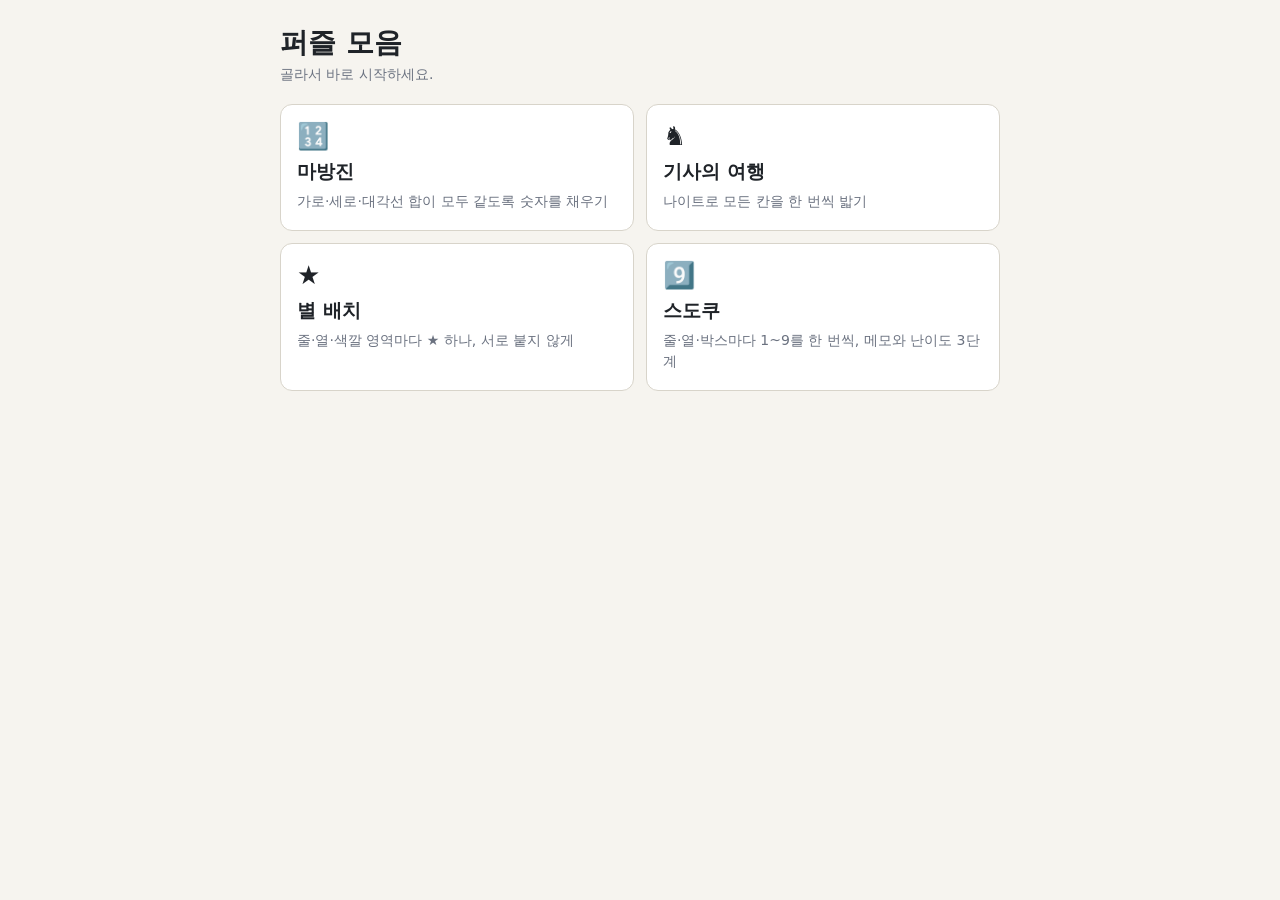
<file: index.html>
<!doctype html>
<html lang="ko">
<head>
<meta charset="utf-8">
<meta name="viewport" content="width=device-width, initial-scale=1">
<title>퍼즐 모음</title>
<link rel="stylesheet" href="common.css">
<style>
  .cards { display: grid; gap: 12px; }
  @media (min-width: 640px) { .cards { grid-template-columns: repeat(2, 1fr); } }
  .card {
    display: block; padding: 18px 16px; border-radius: 12px; text-decoration: none;
    background: var(--panel); color: var(--ink); border: 1px solid var(--line);
  }
  .card:hover { border-color: var(--accent); }
  .card .icon { font-size: 26px; line-height: 1; }
  .card h2 { margin: 10px 0 6px; font-size: 19px; }
  .card p { margin: 0; font-size: 14px; color: var(--muted); line-height: 1.5; }
</style>
</head>
<body>
<main>
  <h1>퍼즐 모음</h1>
  <p class="sub">골라서 바로 시작하세요.</p>
  <div class="cards">
    <a class="card" href="magic-square/">
      <div class="icon">🔢</div>
      <h2>마방진</h2>
      <p>가로·세로·대각선 합이 모두 같도록 숫자를 채우기</p>
    </a>
    <a class="card" href="knights-tour/">
      <div class="icon">♞</div>
      <h2>기사의 여행</h2>
      <p>나이트로 모든 칸을 한 번씩 밟기</p>
    </a>
    <a class="card" href="star-battle/">
      <div class="icon">★</div>
      <h2>별 배치</h2>
      <p>줄·열·색깔 영역마다 ★ 하나, 서로 붙지 않게</p>
    </a>
    <a class="card" href="sudoku/">
      <div class="icon">9️⃣</div>
      <h2>스도쿠</h2>
      <p>줄·열·박스마다 1~9를 한 번씩, 메모와 난이도 3단계</p>
    </a>
  </div>
</main>
</body>
</html>
</file>
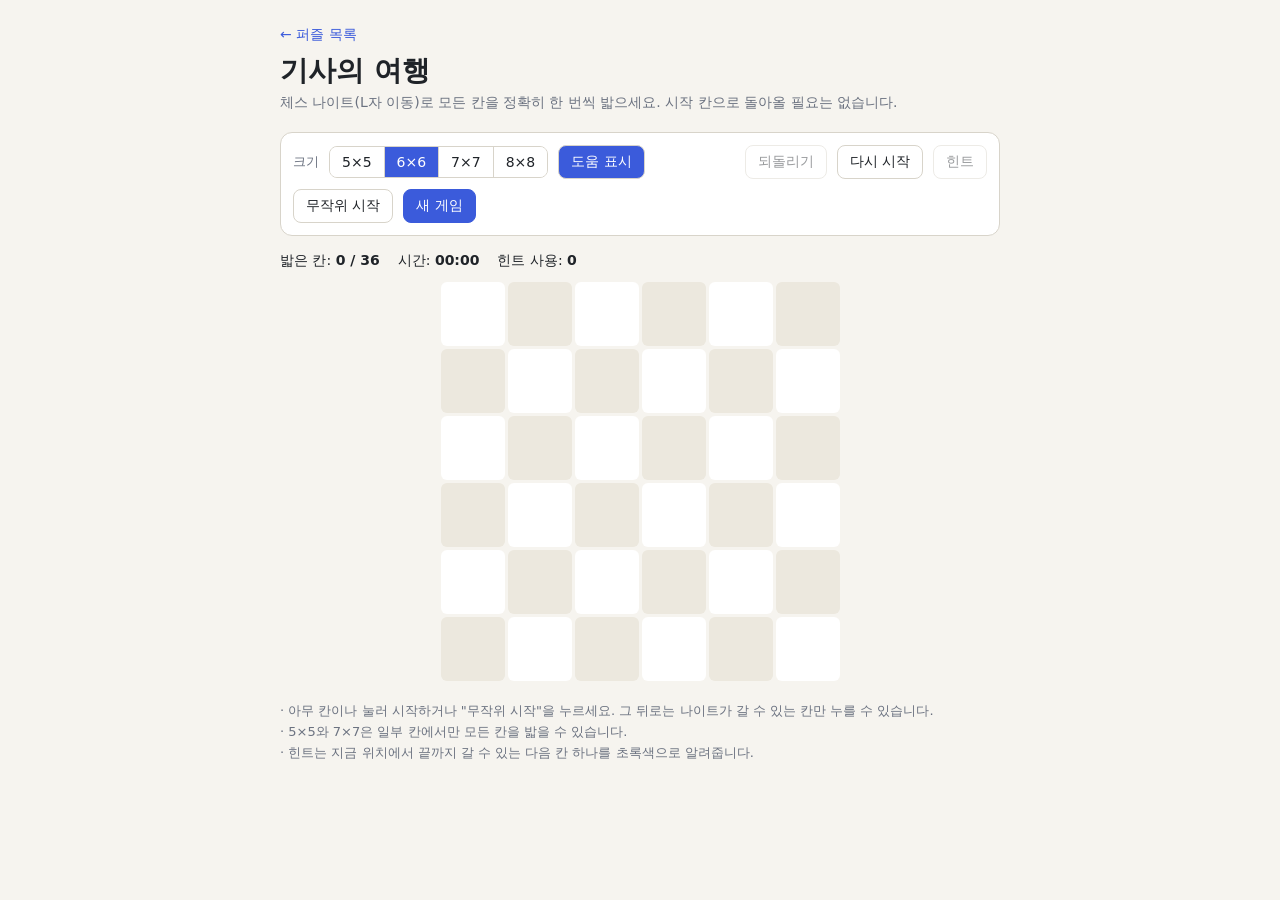
<file: knights-tour/index.html>
<!doctype html>
<html lang="ko">
<head>
<meta charset="utf-8">
<meta name="viewport" content="width=device-width, initial-scale=1">
<title>기사의 여행</title>
<link rel="stylesheet" href="../common.css">
<style>
  .board {
    display: grid; grid-template-columns: repeat(var(--n), var(--cs)); gap: 3px;
    justify-content: center; margin: 0 auto; touch-action: manipulation;
  }
  .sq {
    width: var(--cs); height: var(--cs); padding: 0; border-radius: 6px;
    font-size: calc(var(--cs) * 0.36); font-weight: 600; font-variant-numeric: tabular-nums;
    border: 2px solid transparent; color: var(--ink);
  }
  /* 배경은 .board 아래에서 정해 공통 button:hover(회색)가 체스판 무늬를 덮지 않게 한다 */
  .board .sq { background: var(--panel); }
  .board .sq.dark { background: var(--given); }
  @media (hover: hover) { .board:not(.locked) .sq:not(.cur):not(.hint):hover { background: var(--sel); } }
  .sq.done { color: var(--muted); }
  .board .sq.cur { background: var(--accent); color: #fff; }
  .sq.can { border-color: var(--accent); }
  .board .sq.hint { border-color: var(--ok); background: color-mix(in srgb, var(--ok) 25%, var(--panel)); }
  .board.locked .sq { cursor: default; }
</style>
</head>
<body>
<main>
  <a class="back" href="../">← 퍼즐 목록</a>
  <h1>기사의 여행</h1>
  <p class="sub">체스 나이트(L자 이동)로 모든 칸을 정확히 한 번씩 밟으세요. 시작 칸으로 돌아올 필요는 없습니다.</p>

  <div class="controls">
    <span class="label">크기</span>
    <div class="seg" id="sizes"></div>
    <button id="help" class="on" title="다음에 갈 수 있는 칸을 강조합니다">도움 표시</button>
    <span class="spacer"></span>
    <button id="undo">되돌리기</button>
    <button id="restart">다시 시작</button>
    <button id="hint">힌트</button>
    <button id="random">무작위 시작</button>
    <button class="primary" id="new">새 게임</button>
  </div>

  <div class="status">
    <span>밟은 칸: <b id="count"></b></span>
    <span>시간: <b id="time">00:00</b></span>
    <span>힌트 사용: <b id="hints">0</b></span>
  </div>

  <div class="board" id="board"></div>
  <div class="msg" id="msg"></div>

  <div class="help">
    · 아무 칸이나 눌러 시작하거나 "무작위 시작"을 누르세요. 그 뒤로는 나이트가 갈 수 있는 칸만 누를 수 있습니다.<br>
    · 5×5와 7×7은 일부 칸에서만 모든 칸을 밟을 수 있습니다.<br>
    · 힌트는 지금 위치에서 끝까지 갈 수 있는 다음 칸 하나를 초록색으로 알려줍니다.
  </div>
</main>

<script src="knight.js"></script>
<script>
const SIZES = [5, 6, 7, 8];
const $ = (id) => document.getElementById(id);
let n = 6, path = [], showHelp = true, hintCell = null, hintCount = 0, done = false, timer, start, cells;

function tick() {
  const s = Math.floor((Date.now() - start) / 1000);
  $('time').textContent = String(Math.floor(s / 60)).padStart(2, '0') + ':' + String(s % 60).padStart(2, '0');
}

function showMsg(text, kind) {
  const m = $('msg');
  m.textContent = text;
  m.className = 'msg' + (text ? ' show ' + kind : '');
}

function reset() {
  path = []; hintCell = null; hintCount = 0; done = false;
  clearInterval(timer);
  $('time').textContent = '00:00';
  $('hints').textContent = 0;
  showMsg('');
  build();
  render();
}

// 칸 크기를 화면 폭에 맞춘다
function sizeBoard() {
  const board = $('board');
  board.style.setProperty('--cs', '28px'); // 이전의 큰 판이 화면 폭을 늘려 놓은 채로 재지 않도록 먼저 줄인다
  const cs = Math.max(28, Math.min(64, Math.floor((Math.min(window.innerWidth, 720) - 32) / n) - 4));
  board.style.setProperty('--cs', cs + 'px');
}

function build() {
  const board = $('board');
  sizeBoard();
  board.style.setProperty('--n', n);
  board.innerHTML = '';
  cells = [];
  for (let r = 0; r < n; r++)
    for (let c = 0; c < n; c++) {
      const b = document.createElement('button');
      b.className = 'sq' + ((r + c) % 2 ? ' dark' : '');
      b.onclick = () => tap(r, c);
      board.appendChild(b);
      cells.push(b);
    }
}

function render() {
  const order = new Map(path.map(([r, c], k) => [r * n + c, k + 1]));
  const can = new Set(done ? [] : Knight.nextMoves(n, path).map(([r, c]) => r * n + c));
  const last = path.length ? path[path.length - 1] : null;
  cells.forEach((b, i) => {
    const k = order.get(i);
    b.textContent = k || '';
    b.classList.toggle('done', !!k);
    b.classList.toggle('cur', !!last && i === last[0] * n + last[1]);
    b.classList.toggle('can', showHelp && can.has(i));
    b.classList.toggle('hint', hintCell === i);
  });
  $('board').classList.toggle('locked', done);
  $('count').textContent = `${path.length} / ${n * n}`;
  for (const id of ['undo', 'hint']) $(id).disabled = done || !path.length;
  $('random').disabled = path.length > 0;
}

function begin(r, c) {
  path = [[r, c]];
  start = Date.now();
  clearInterval(timer);
  timer = setInterval(tick, 1000);
  tick();
  showMsg('');
}

function tap(r, c) {
  if (done) return;
  if (!path.length) {
    if (!Knight.canStart(n, r, c)) {
      showMsg('이 칸에서는 모든 칸을 밟을 수 없어요. 다른 칸을 골라 보세요.', 'info');
      return;
    }
    begin(r, c);
  } else {
    if (!Knight.nextMoves(n, path).some(([a, b]) => a === r && b === c)) return;
    path.push([r, c]);
    showMsg('');
  }
  hintCell = null;
  afterMove();
}

function afterMove() {
  if (path.length === n * n) {
    done = true;
    clearInterval(timer);
    tick();
    const h = hintCount ? ` (힌트 ${hintCount}회)` : '';
    showMsg(`🎉 완주! ${n}×${n} 판을 ${$('time').textContent}만에 돌았습니다${h}.`, 'win');
  } else if (!Knight.nextMoves(n, path).length) {
    showMsg('막혔어요. 되돌리기를 눌러 보세요.', 'info');
  }
  render();
}

$('undo').onclick = () => {
  if (done || !path.length) return;
  path.pop();
  hintCell = null;
  if (!path.length) { clearInterval(timer); $('time').textContent = '00:00'; }
  showMsg('');
  render();
};

$('hint').onclick = () => {
  if (done || !path.length) return;
  const res = Knight.solve(n, path);
  if (res.status === 'ok') {
    const [r, c] = res.path[path.length];
    hintCell = r * n + c;
    hintCount++;
    $('hints').textContent = hintCount;
    showMsg('');
  } else if (res.status === 'none') {
    showMsg('여기서는 완주할 수 없어요, 되돌려 보세요', 'info');
  } else {
    showMsg('여기서 완주 경로를 찾지 못했어요, 되돌려 보세요', 'info');
  }
  render();
};

$('random').onclick = () => {
  if (path.length) return;
  const ok = [];
  for (let r = 0; r < n; r++) for (let c = 0; c < n; c++) if (Knight.canStart(n, r, c)) ok.push([r, c]);
  const [r, c] = ok[Math.floor(Math.random() * ok.length)];
  begin(r, c);
  afterMove();
};

$('help').onclick = () => {
  showHelp = !showHelp;
  $('help').classList.toggle('on', showHelp);
  render();
};

// 다시 시작: 같은 시작 칸에서 처음부터. 시작 전이면 빈 판.
$('restart').onclick = () => {
  const first = path[0];
  reset();
  if (first) { begin(first[0], first[1]); afterMove(); }
};
$('new').onclick = reset;

SIZES.forEach((s) => {
  const b = document.createElement('button');
  b.textContent = `${s}×${s}`;
  b.dataset.v = s;
  b.onclick = () => { n = s; refreshSeg(); reset(); };
  $('sizes').appendChild(b);
});
function refreshSeg() { for (const b of $('sizes').children) b.classList.toggle('on', +b.dataset.v === n); }
refreshSeg();
addEventListener('resize', sizeBoard); // 화면을 돌리거나 창 크기를 바꾸면 칸 크기를 다시 맞춘다
reset();
</script>
</body>
</html>
</file>
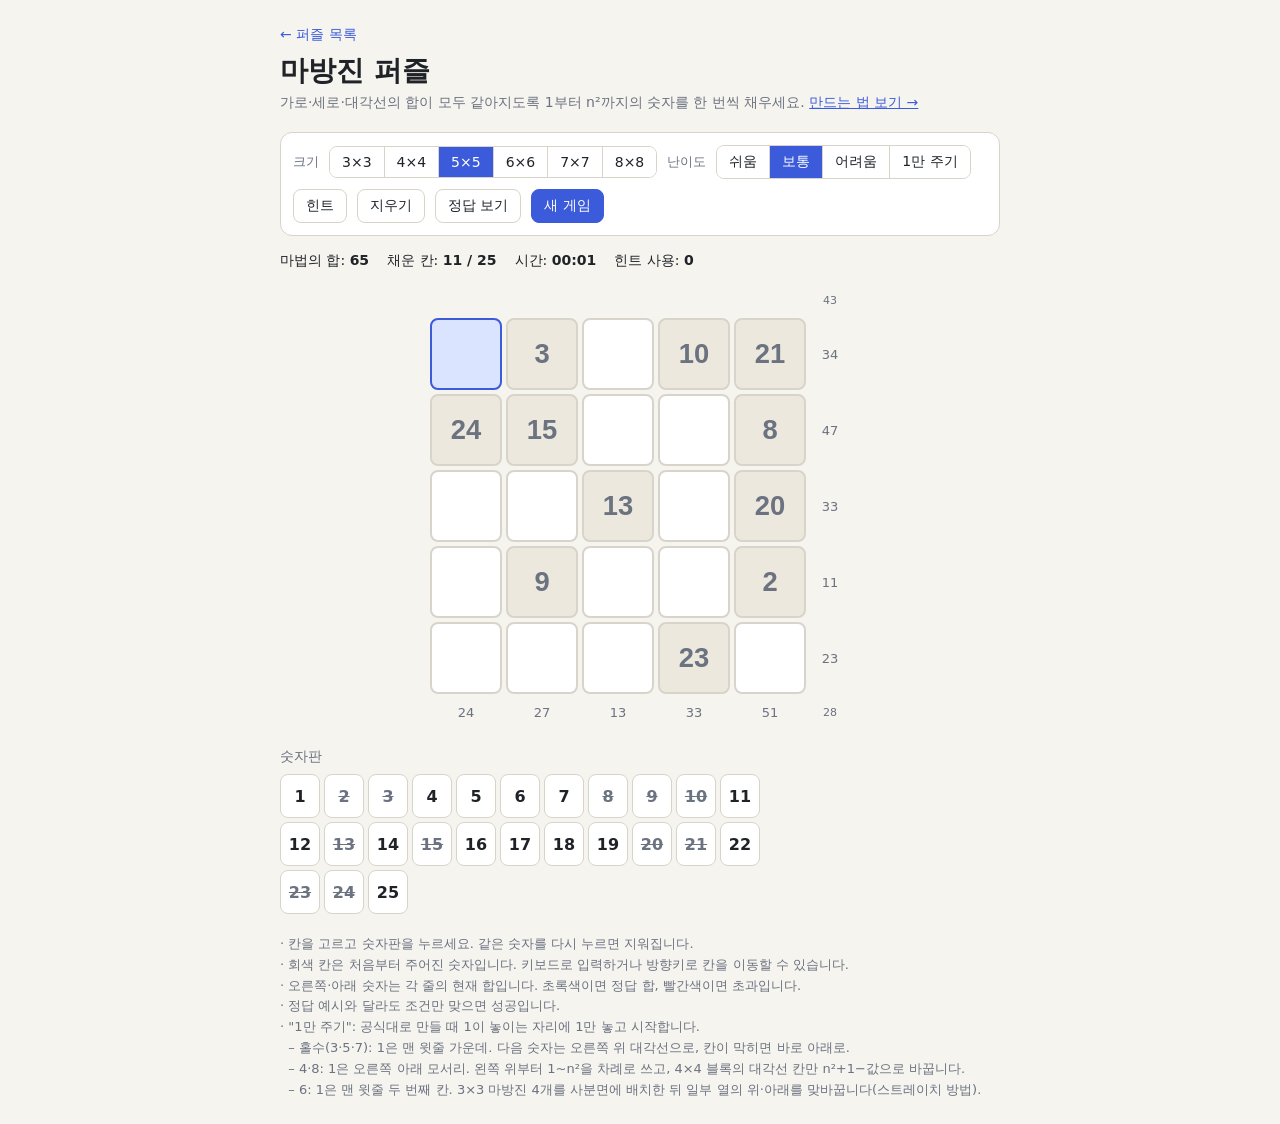
<file: magic-square/index.html>
<!doctype html>
<html lang="ko">
<head>
<meta charset="utf-8">
<meta name="viewport" content="width=device-width, initial-scale=1">
<title>마방진 퍼즐</title>
<link rel="stylesheet" href="../common.css">
<style>
  .board-wrap { overflow-x: auto; }
  table.board { border-collapse: separate; border-spacing: 4px; margin: 0 auto; }
  .board td { padding: 0; text-align: center; }
  .cell {
    width: var(--cs); height: var(--cs); font-size: calc(var(--cs) * 0.38);
    text-align: center; border: 2px solid var(--line); border-radius: 8px;
    background: var(--panel); color: var(--ink); font-weight: 600; outline: none;
    font-variant-numeric: tabular-nums; -moz-appearance: textfield;
  }
  .cell::-webkit-inner-spin-button, .cell::-webkit-outer-spin-button { -webkit-appearance: none; }
  .cell.selected { border-color: var(--accent); background: var(--sel); }
  .cell.given { background: var(--given); color: var(--muted); }
  .cell.hinted { color: var(--accent); }
  .cell.dup { border-color: var(--bad); color: var(--bad); }
  .sum {
    font-size: 13px; color: var(--muted); font-variant-numeric: tabular-nums;
    min-width: 40px; height: 28px;
  }
  /* 세로줄 합계 칸은 칸 폭을 따른다(좁은 화면에서 열이 40px로 벌어지지 않게). 오른쪽 끝 열만 40px 유지 */
  .board td.sum:not(:last-child) { min-width: 0; }
  .sum.ok { color: var(--ok); font-weight: 700; }
  .sum.over { color: var(--bad); font-weight: 700; }
  .diag { font-size: 11px; }
  .pool { margin-top: 18px; }
  .pool h3 { font-size: 14px; margin: 0 0 8px; color: var(--muted); font-weight: 500; }
  .nums { display: grid; grid-template-columns: repeat(auto-fill, minmax(40px, 1fr)); gap: 4px; max-width: 480px; }
  .num {
    min-height: 44px; padding: 4px 0; font-size: 16px; font-weight: 600;
    font-variant-numeric: tabular-nums; touch-action: manipulation;
  }
  .num.used { color: var(--muted); text-decoration: line-through; }
</style>
</head>
<body>
<main>
  <a class="back" href="../">← 퍼즐 목록</a>
  <h1>마방진 퍼즐</h1>
  <p class="sub">가로·세로·대각선의 합이 모두 같아지도록 1부터 n²까지의 숫자를 한 번씩 채우세요. <a href="guide.html" style="color:var(--accent)">만드는 법 보기 →</a></p>

  <div class="controls">
    <span class="label">크기</span>
    <div class="seg" id="sizes"></div>
    <span class="label">난이도</span>
    <div class="seg" id="levels"></div>
    <span class="spacer"></span>
    <button id="hint">힌트</button>
    <button id="clear">지우기</button>
    <button id="giveup">정답 보기</button>
    <button class="primary" id="new">새 게임</button>
  </div>

  <div class="status">
    <span>마법의 합: <b id="target"></b></span>
    <span>채운 칸: <b id="filled"></b></span>
    <span>시간: <b id="time">00:00</b></span>
    <span>힌트 사용: <b id="hints">0</b></span>
  </div>

  <div class="board-wrap"><table class="board" id="board"></table></div>

  <div class="msg" id="msg"></div>

  <div class="pool">
    <h3 id="pool-label">숫자판</h3>
    <div class="nums" id="pool" role="group" aria-labelledby="pool-label"></div>
  </div>

  <div class="help">
    · 칸을 고르고 숫자판을 누르세요. 같은 숫자를 다시 누르면 지워집니다.<br>
    · 회색 칸은 처음부터 주어진 숫자입니다. 키보드로 입력하거나 방향키로 칸을 이동할 수 있습니다.<br>
    · 오른쪽·아래 숫자는 각 줄의 현재 합입니다. 초록색이면 정답 합, 빨간색이면 초과입니다.<br>
    · 정답 예시와 달라도 조건만 맞으면 성공입니다.<br>
    · "1만 주기": 공식대로 만들 때 1이 놓이는 자리에 1만 놓고 시작합니다.<br>
    &nbsp;&nbsp;– 홀수(3·5·7): 1은 맨 윗줄 가운데. 다음 숫자는 오른쪽 위 대각선으로, 칸이 막히면 바로 아래로.<br>
    &nbsp;&nbsp;– 4·8: 1은 오른쪽 아래 모서리. 왼쪽 위부터 1~n²을 차례로 쓰고, 4×4 블록의 대각선 칸만 n²+1−값으로 바꿉니다.<br>
    &nbsp;&nbsp;– 6: 1은 맨 윗줄 두 번째 칸. 3×3 마방진 4개를 사분면에 배치한 뒤 일부 열의 위·아래를 맞바꿉니다(스트레이치 방법).
  </div>
</main>

<script src="magic.js"></script>
<script>
const SIZES = [3, 4, 5, 6, 7, 8];
const LEVELS = [
  { name: '쉬움', reveal: 0.6 },
  { name: '보통', reveal: 0.45 },
  { name: '어려움', reveal: 0.3 },
  { name: '1만 주기', only1: true }, // 공식 마방진에서 1의 위치만 표시
];
const ONLY1 = LEVELS.findIndex((l) => l.only1);
let state = { n: 5, level: 1 };
let solution, grid, given, inputs, timer, start, hintCount, done;
let selected = null;

const $ = (id) => document.getElementById(id);

function makeSeg(el, items, key, label) {
  items.forEach((it, i) => {
    const b = document.createElement('button');
    b.textContent = label(it);
    b.onclick = () => {
      state[key] = key === 'n' ? it : i;
      refreshSeg(); newGame();
    };
    b.dataset.v = key === 'n' ? it : i;
    el.appendChild(b);
  });
}
function refreshSeg() {
  for (const b of $('sizes').children) b.classList.toggle('on', +b.dataset.v === state.n);
  for (const b of $('levels').children) {
    b.classList.toggle('on', +b.dataset.v === state.level);
    if (+b.dataset.v === ONLY1) b.title = '공식대로 만들 때 1이 놓이는 자리에 1만 주어집니다';
  }
}

function newGame() {
  const n = state.n;
  const lv = LEVELS[state.level];
  solution = lv.only1 ? Magic.formula(n) : Magic.generate(n);
  grid = Array.from({ length: n }, () => Array(n).fill(0));
  given = Array.from({ length: n }, () => Array(n).fill(false));
  if (lv.only1) {
    for (let i = 0; i < n; i++)
      for (let j = 0; j < n; j++)
        if (solution[i][j] === 1) { given[i][j] = true; grid[i][j] = 1; }
  } else {
    const cells = [...Array(n * n).keys()].sort(() => Math.random() - 0.5);
    const count = Math.max(1, Math.round(n * n * lv.reveal));
    for (const c of cells.slice(0, count)) {
      const i = Math.floor(c / n), j = c % n;
      given[i][j] = true; grid[i][j] = solution[i][j];
    }
  }
  hintCount = 0; done = false;
  $('hints').textContent = 0;
  $('target').textContent = Magic.magicSum(n);
  showMsg('');
  build();
  update();
  clearInterval(timer);
  start = Date.now();
  timer = setInterval(tick, 1000);
  tick();
}

function tick() {
  const s = Math.floor((Date.now() - start) / 1000);
  $('time').textContent = String(Math.floor(s / 60)).padStart(2, '0') + ':' + String(s % 60).padStart(2, '0');
}

function build() {
  const n = state.n, board = $('board');
  // 화면 폭에서 바깥 여백(32), 합계 열(40), 칸 간격((n+2)×4)을 빼고 나눈다. 좁은 휴대폰에서도 판이 잘리지 않게 최소 24px.
  const cs = Math.max(24, Math.min(72, Math.floor((Math.min(window.innerWidth, 720) - 72 - (n + 2) * 4) / n)));
  board.style.setProperty('--cs', cs + 'px');
  board.innerHTML = '';
  inputs = [];
  selected = null;
  for (let i = 0; i < n; i++) {
    const tr = board.insertRow();
    inputs.push([]);
    for (let j = 0; j < n; j++) {
      const inp = document.createElement('input');
      inp.className = 'cell';
      inp.inputMode = 'none';
      inp.autocomplete = 'off';
      if (given[i][j]) { inp.value = grid[i][j]; inp.readOnly = true; inp.classList.add('given'); }
      inp.addEventListener('focus', () => selectCell(i, j));
      inp.addEventListener('click', () => selectCell(i, j));
      inp.addEventListener('input', () => onInput(i, j));
      inp.addEventListener('keydown', (e) => onKey(e, i, j));
      tr.insertCell().appendChild(inp);
      inputs[i].push(inp);
    }
    const s = tr.insertCell(); s.className = 'sum'; s.id = 'r' + i;
  }
  const tr = board.insertRow();
  for (let j = 0; j < n; j++) { const c = tr.insertCell(); c.className = 'sum'; c.id = 'c' + j; }
  const d = tr.insertCell(); d.className = 'sum diag'; d.id = 'd1'; d.title = '대각선 ↘';
  const top = board.insertRow(0);
  for (let j = 0; j < n; j++) top.insertCell();
  const d2 = top.insertCell(); d2.className = 'sum diag'; d2.id = 'd2'; d2.title = '대각선 ↙';

  const pool = $('pool');
  pool.innerHTML = '';
  for (let number = 1; number <= n * n; number++) {
    const button = document.createElement('button');
    button.type = 'button';
    button.className = 'num';
    button.textContent = number;
    button.addEventListener('click', () => {
      if (done || !selected) return;
      const { i, j } = selected;
      if (given[i][j]) return;
      inputs[i][j].value = grid[i][j] === number ? '' : String(number);
      onInput(i, j);
    });
    pool.appendChild(button);
  }

  const firstEmpty = given.flat().indexOf(false);
  if (firstEmpty >= 0) {
    const i = Math.floor(firstEmpty / n), j = firstEmpty % n;
    selectCell(i, j);
    inputs[i][j].focus();
  }
}

function selectCell(i, j) {
  if (selected) inputs[selected.i][selected.j].classList.remove('selected');
  selected = { i, j };
  inputs[i][j].classList.add('selected');
}

function onInput(i, j) {
  if (done) return;
  const n = state.n, inp = inputs[i][j];
  let v = inp.value.replace(/\D/g, '');
  if (v !== '' && (+v < 1 || +v > n * n)) v = v.slice(0, -1);
  if (v !== '' && +v > n * n) v = '';
  inp.value = v;
  grid[i][j] = v === '' ? 0 : +v;
  inp.classList.remove('hinted');
  update();
}

function onKey(e, i, j) {
  const n = state.n, moves = { ArrowUp: [-1, 0], ArrowDown: [1, 0], ArrowLeft: [0, -1], ArrowRight: [0, 1] };
  let m = moves[e.key];
  if (e.key === 'Enter') m = [0, 1];
  if (!m) return;
  e.preventDefault();
  let ni = (i + m[0] + n) % n, nj = (j + m[1] + n) % n;
  inputs[ni][nj].focus();
  inputs[ni][nj].select();
}

function setSum(id, val, complete) {
  const el = $(id), S = Magic.magicSum(state.n);
  el.textContent = val || '';
  el.classList.toggle('ok', complete && val === S);
  el.classList.toggle('over', val > S || (complete && val !== S));
}

function update() {
  const n = state.n;
  const counts = {};
  let filled = 0;
  for (const row of grid) for (const v of row) if (v) { counts[v] = (counts[v] || 0) + 1; filled++; }
  for (let i = 0; i < n; i++)
    for (let j = 0; j < n; j++)
      inputs[i][j].classList.toggle('dup', grid[i][j] > 0 && counts[grid[i][j]] > 1);

  let d1 = 0, d2 = 0, d1f = true, d2f = true;
  for (let i = 0; i < n; i++) {
    let r = 0, c = 0, rf = true, cf = true;
    for (let j = 0; j < n; j++) {
      r += grid[i][j]; c += grid[j][i];
      if (!grid[i][j]) rf = false;
      if (!grid[j][i]) cf = false;
    }
    setSum('r' + i, r, rf); setSum('c' + i, c, cf);
    d1 += grid[i][i]; d2 += grid[i][n - 1 - i];
    if (!grid[i][i]) d1f = false;
    if (!grid[i][n - 1 - i]) d2f = false;
  }
  setSum('d1', d1, d1f); setSum('d2', d2, d2f);
  $('filled').textContent = `${filled} / ${n * n}`;

  if (!done && filled === n * n && Magic.isMagic(grid)) win();
  for (const [index, button] of Array.from($('pool').children).entries()) {
    button.classList.toggle('used', Boolean(counts[index + 1]));
    button.disabled = done;
  }
}

function win() {
  done = true;
  clearInterval(timer);
  inputs.flat().forEach((x) => (x.readOnly = true));
  const hint = hintCount ? ` (힌트 ${hintCount}회)` : '';
  showMsg(`🎉 완성! ${state.n}×${state.n} 마방진을 ${$('time').textContent}만에 풀었습니다${hint}.`, 'win');
}

function showMsg(text, kind) {
  const m = $('msg');
  m.textContent = text;
  m.className = 'msg' + (text ? ' show ' + kind : '');
}

$('hint').onclick = () => {
  if (done) return;
  const n = state.n, wrong = [], empty = [];
  for (let i = 0; i < n; i++)
    for (let j = 0; j < n; j++) {
      if (given[i][j] || grid[i][j] === solution[i][j]) continue;
      (grid[i][j] ? wrong : empty).push([i, j]);
    }
  const pick = (empty.length ? empty : wrong);
  if (!pick.length) return;
  const [i, j] = pick[Math.floor(Math.random() * pick.length)];
  // 같은 숫자가 다른 칸에 있으면 비워서 충돌 방지
  for (let a = 0; a < n; a++)
    for (let b = 0; b < n; b++)
      if (!given[a][b] && grid[a][b] === solution[i][j]) { grid[a][b] = 0; inputs[a][b].value = ''; }
  grid[i][j] = solution[i][j];
  inputs[i][j].value = solution[i][j];
  inputs[i][j].classList.add('hinted');
  hintCount++;
  $('hints').textContent = hintCount;
  update();
};

$('clear').onclick = () => {
  if (done) return;
  const n = state.n;
  for (let i = 0; i < n; i++)
    for (let j = 0; j < n; j++)
      if (!given[i][j]) { grid[i][j] = 0; inputs[i][j].value = ''; inputs[i][j].classList.remove('hinted'); }
  update();
};

$('giveup').onclick = () => {
  if (done) return;
  done = true;
  clearInterval(timer);
  const n = state.n;
  for (let i = 0; i < n; i++)
    for (let j = 0; j < n; j++) {
      grid[i][j] = solution[i][j];
      inputs[i][j].value = solution[i][j];
      inputs[i][j].readOnly = true;
    }
  update();
  showMsg('정답 예시입니다. "새 게임"을 눌러 다시 도전하세요.', 'info');
};

$('new').onclick = newGame;

makeSeg($('sizes'), SIZES, 'n', (n) => `${n}×${n}`);
makeSeg($('levels'), LEVELS, 'level', (l) => l.name);
refreshSeg();
newGame();
</script>
</body>
</html>
</file>
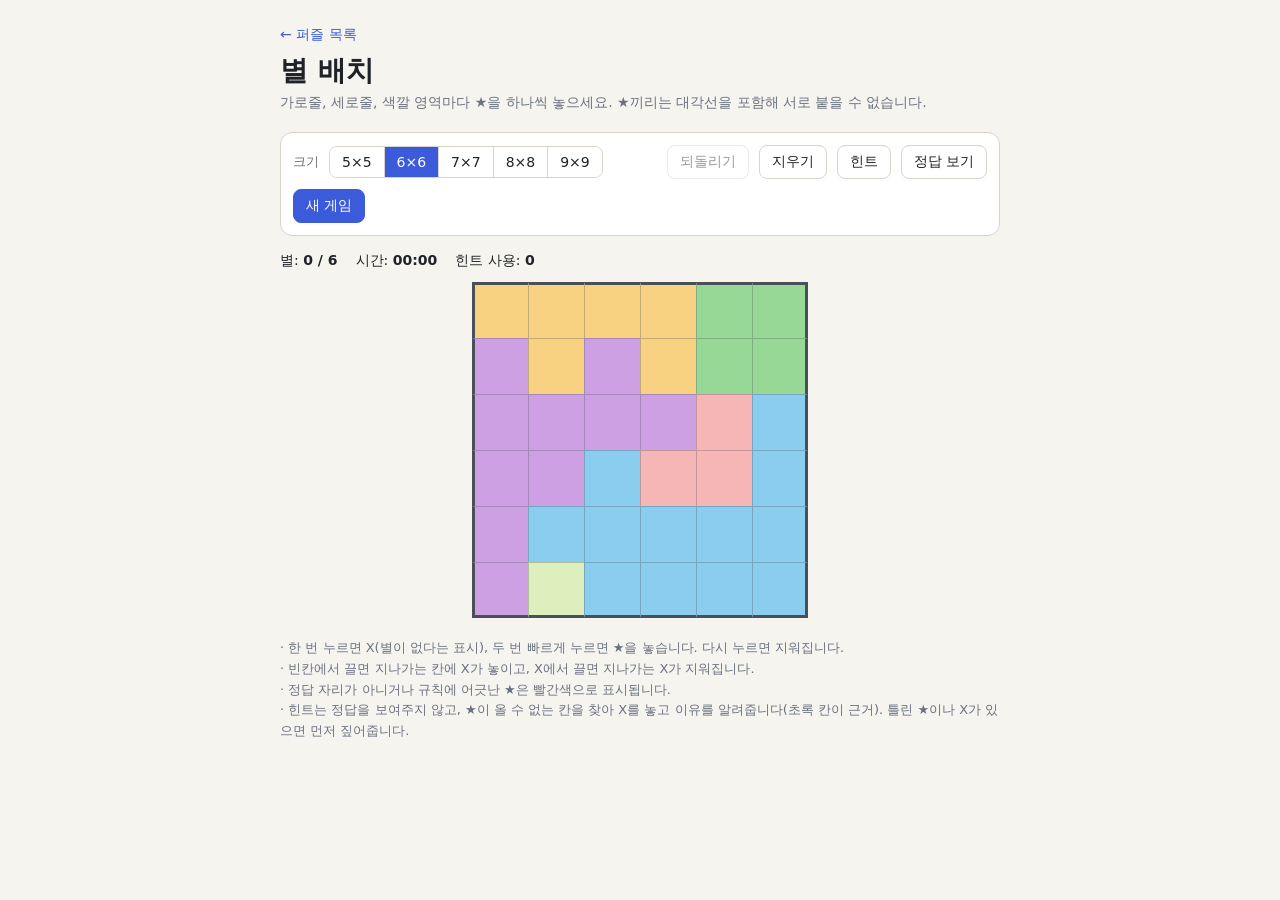
<file: star-battle/index.html>
<!doctype html>
<html lang="ko">
<head>
<meta charset="utf-8">
<meta name="viewport" content="width=device-width, initial-scale=1">
<title>별 배치</title>
<link rel="stylesheet" href="../common.css">
<style>
  :root {
    /* 영역 색 9개: 색상환을 40°씩 나눈 파스텔(번호 순서 = 색상 순서). 이웃 번호끼리 밝기도 번갈아 달리 해 구분을 돕는다 */
    --c0: hsl(0 80% 84%);   --c1: hsl(40 90% 74%);  --c2: hsl(80 60% 84%);
    --c3: hsl(120 45% 72%); --c4: hsl(160 55% 84%); --c5: hsl(200 75% 74%);
    --c6: hsl(240 80% 88%); --c7: hsl(280 55% 76%); --c8: hsl(320 75% 88%);
    --wall: #4b4f58;
  }
  @media (prefers-color-scheme: dark) {
    :root {
      --c0: hsl(0 45% 32%);   --c1: hsl(40 50% 24%);  --c2: hsl(80 35% 30%);
      --c3: hsl(120 30% 22%); --c4: hsl(160 40% 29%); --c5: hsl(200 50% 24%);
      --c6: hsl(240 40% 38%); --c7: hsl(280 32% 27%); --c8: hsl(320 40% 34%);
      --wall: #c9ced6;
    }
  }
  .board {
    display: grid; grid-template-columns: repeat(var(--n), var(--cs));
    justify-content: center; margin: 0 auto; touch-action: none; /* 판 위 끌기가 화면 스크롤·확대가 되지 않게 */
  }
  .cell {
    width: var(--cs); height: var(--cs); padding: 0; border-radius: 0;
    border: 0;
    font-size: calc(var(--cs) * 0.55); line-height: 1; color: var(--ink);
    -webkit-tap-highlight-color: transparent; user-select: none;
  }
  @media (hover: hover) { .board:not(.locked) .cell:hover { filter: brightness(0.94); } }
  .cell.x { color: var(--muted); font-size: calc(var(--cs) * 0.42); }
  .cell.bad { color: var(--bad); }
  .cell.flag { animation: flag 0.5s 3; }
  .cell.focus { box-shadow: inset 0 0 0 3px var(--ok); }
  .cell.hinted { color: var(--accent); font-weight: 700; }
  @keyframes flag { 50% { background: var(--bad); color: #fff; } }
  .board.locked .cell { cursor: default; }
</style>
</head>
<body>
<main>
  <a class="back" href="../">← 퍼즐 목록</a>
  <h1>별 배치</h1>
  <p class="sub">가로줄, 세로줄, 색깔 영역마다 ★을 하나씩 놓으세요. ★끼리는 대각선을 포함해 서로 붙을 수 없습니다.</p>

  <div class="controls">
    <span class="label">크기</span>
    <div class="seg" id="sizes"></div>
    <span class="spacer"></span>
    <button id="undo">되돌리기</button>
    <button id="clear">지우기</button>
    <button id="hint">힌트</button>
    <button id="giveup">정답 보기</button>
    <button class="primary" id="new">새 게임</button>
  </div>

  <div class="status">
    <span>별: <b id="count"></b></span>
    <span>시간: <b id="time">00:00</b></span>
    <span>힌트 사용: <b id="hints">0</b></span>
  </div>

  <div class="board" id="board"></div>
  <div class="msg" id="msg"></div>

  <div class="help">
    · 한 번 누르면 X(별이 없다는 표시), 두 번 빠르게 누르면 ★을 놓습니다. 다시 누르면 지워집니다.<br>
    · 빈칸에서 끌면 지나가는 칸에 X가 놓이고, X에서 끌면 지나가는 X가 지워집니다.<br>
    · 정답 자리가 아니거나 규칙에 어긋난 ★은 빨간색으로 표시됩니다.<br>
    · 힌트는 정답을 보여주지 않고, ★이 올 수 없는 칸을 찾아 X를 놓고 이유를 알려줍니다(초록 칸이 근거). 틀린 ★이나 X가 있으면 먼저 짚어줍니다.
  </div>
</main>

<script src="stars.js"></script>
<script>
const SIZES = [5, 6, 7, 8, 9];
const $ = (id) => document.getElementById(id);
let n = 6, regions, solution, marks, history, cells, hintCount, done, timer, start;

function tick() {
  const s = Math.floor((Date.now() - start) / 1000);
  $('time').textContent = String(Math.floor(s / 60)).padStart(2, '0') + ':' + String(s % 60).padStart(2, '0');
}

function showMsg(text, kind) {
  const m = $('msg');
  m.textContent = text;
  m.className = 'msg' + (text ? ' show ' + kind : '');
}

function newGame() {
  ({ regions, solution } = Stars.generate(n));
  marks = Array.from({ length: n }, () => Array(n).fill(0));
  history = []; hintCount = 0; done = false; lastTap = null; stroke = null; hintMarks = null;
  $('hints').textContent = 0;
  showMsg('');
  build();
  render();
  clearInterval(timer);
  start = Date.now();
  timer = setInterval(tick, 1000);
  tick();
}

// 칸 크기를 화면 폭에 맞춘다(320px 폭 9×9도 들어가도록 최소 28px)
function sizeBoard() {
  const board = $('board');
  board.style.setProperty('--cs', '28px'); // 이전의 큰 판이 화면 폭을 늘려 놓은 채로 재지 않도록 먼저 줄인다
  const cs = Math.max(28, Math.min(56, Math.floor((Math.min(window.innerWidth, 720) - 32) / n)));
  board.style.setProperty('--cs', cs + 'px');
}

// 서로 붙은 영역에는 색상환에서 멀리 떨어진 색을 준다(경계선 없이 색만으로 구분되도록).
// 붙은 영역 쌍의 색 거리(색상환 단계, 최대 4)의 최솟값이 가장 크게 되는 배정을 백트래킹으로 찾는다. 색 시도 순서는 무작위.
const COLORS = 9;
let regionColor = [];
function assignColors() {
  const nb = Array.from({ length: n }, () => new Set());
  for (let r = 0; r < n; r++)
    for (let c = 0; c < n; c++)
      for (const [a, b] of [[r + 1, c], [r, c + 1]])
        if (a < n && b < n && regions[a][b] !== regions[r][c]) { nb[regions[r][c]].add(regions[a][b]); nb[regions[a][b]].add(regions[r][c]); }
  const dist = (i, j) => { const d = Math.abs(i - j); return Math.min(d, COLORS - d); };
  const order = [...Array(COLORS).keys()].sort(() => Math.random() - 0.5);
  const col = Array(n).fill(-1), used = Array(COLORS).fill(false);
  function fill(i, gap) {
    if (i === n) return true;
    for (const k of order) {
      if (used[k] || [...nb[i]].some((j) => col[j] >= 0 && dist(k, col[j]) < gap)) continue;
      used[k] = true; col[i] = k;
      if (fill(i + 1, gap)) return true;
      used[k] = false; col[i] = -1;
    }
    return false;
  }
  for (let gap = 4; gap >= 1; gap--) if (fill(0, gap)) break;
  regionColor = col;
}

function build() {
  const board = $('board');
  assignColors();
  sizeBoard();
  board.style.setProperty('--n', n);
  board.innerHTML = '';
  cells = [];
  const wall = '3px solid var(--wall)', thin = '1px solid color-mix(in srgb, var(--wall) 30%, transparent)';
  for (let r = 0; r < n; r++) {
    cells.push([]);
    for (let c = 0; c < n; c++) {
      const b = document.createElement('button');
      b.className = 'cell';
      b.style.background = `var(--c${regionColor[regions[r][c]]})`;
      // 영역은 색으로만 구분한다. 칸 사이는 옅은 선, 판 바깥 테두리만 굵게.
      b.style.borderTop = r === 0 ? wall : thin;
      b.style.borderLeft = c === 0 ? wall : thin;
      if (r === n - 1) b.style.borderBottom = wall;
      if (c === n - 1) b.style.borderRight = wall;
      b.dataset.r = r; b.dataset.c = c;
      // 마우스·터치는 아래 포인터 처리에서 다룬다. 키보드(Enter/Space)로 누른 경우만 여기서 받는다.
      b.onclick = (e) => { if (e.detail === 0) tap(r, c); };
      board.appendChild(b);
      cells[r].push(b);
    }
  }
}

function render() {
  const bad = Stars.conflicts(regions, marks);
  let stars = 0;
  for (let r = 0; r < n; r++)
    for (let c = 0; c < n; c++) {
      const v = marks[r][c], b = cells[r][c];
      if (v === 2) stars++;
      b.textContent = v === 2 ? '★' : v === 1 ? '×' : '';
      b.classList.toggle('x', v === 1);
      // 규칙에 어긋나거나 정답 자리가 아닌 ★은 빨간색
      b.classList.toggle('bad', v === 2 && (bad[r][c] || solution[r] !== c));
      b.classList.toggle('focus', !!hintMarks && hintMarks.focus.has(r * n + c));
      b.classList.toggle('hinted', !!hintMarks && hintMarks.ex.has(r * n + c));
    }
  $('count').textContent = `${stars} / ${n}`;
  $('board').classList.toggle('locked', done);
  for (const id of ['undo', 'clear', 'hint', 'giveup']) $(id).disabled = done;
  $('undo').disabled = done || !history.length;
}

// changes: [[r, c, 새 값], ...] 를 한 번의 되돌리기 단위로 적용
function apply(changes) {
  history.push(changes.map(([r, c]) => [r, c, marks[r][c]]));
  for (const [r, c, v] of changes) marks[r][c] = v;
  render();
  if (Stars.isSolved(regions, marks)) win();
}

// 한 번 누르기: 빈칸 ↔ X (★은 지움). 같은 칸을 빨리 두 번 누르기: ★ 놓기/지우기.
// 첫 누르기는 바로 반영하고, 두 번째 누르기가 오면 첫 누르기를 되돌린 뒤 ★을 토글한다(되돌리기 한 번 단위).
const DOUBLE_MS = 350;
let lastTap = null;
function tap(r, c) {
  if (done) return;
  hintMarks = null;
  showMsg('');
  const now = Date.now();
  if (lastTap && lastTap.r === r && lastTap.c === c && now - lastTap.t < DOUBLE_MS) {
    lastTap = null;
    for (const [a, b, v] of history.pop()) marks[a][b] = v;
    apply([[r, c, marks[r][c] === 2 ? 0 : 2]]);
    return;
  }
  lastTap = { r, c, t: now };
  apply([[r, c, marks[r][c] === 0 ? 1 : 0]]);
}

// 끌기: 빈칸에서 시작하면 지나가는 빈칸에 X, X에서 시작하면 지나가는 X를 지운다. ★은 건드리지 않는다.
let stroke = null;
function cellAt(x, y) {
  const el = document.elementFromPoint(x, y);
  return el && el.classList.contains('cell') && $('board').contains(el) ? [+el.dataset.r, +el.dataset.c] : null;
}
function strokePaint([r, c]) {
  const key = r * n + c;
  if (stroke.seen.has(key)) return;
  stroke.seen.add(key);
  const from = stroke.mode === 'x' ? 0 : 1, to = 1 - from;
  if (marks[r][c] !== from) return;
  stroke.undo.push([r, c, from]);
  marks[r][c] = to;
}
$('board').addEventListener('pointerdown', (e) => {
  if (done || e.button !== 0) return;
  const cell = cellAt(e.clientX, e.clientY);
  if (!cell) return;
  e.preventDefault();
  const v = marks[cell[0]][cell[1]];
  stroke = { start: cell, mode: v === 0 ? 'x' : v === 1 ? 'erase' : null, moved: false, seen: new Set(), undo: [] };
});
document.addEventListener('pointermove', (e) => {
  if (!stroke) return;
  const cell = cellAt(e.clientX, e.clientY);
  if (!cell || (!stroke.moved && cell[0] === stroke.start[0] && cell[1] === stroke.start[1])) return;
  if (!stroke.mode) return; // ★에서 시작한 끌기는 아무것도 하지 않는다
  if (!stroke.moved) { stroke.moved = true; hintMarks = null; showMsg(''); strokePaint(stroke.start); }
  strokePaint(cell);
  render();
});
function endStroke(e) {
  if (!stroke) return;
  const s = stroke;
  stroke = null;
  if (!s.moved) {
    if (e.type === 'pointerup') tap(s.start[0], s.start[1]);
    return;
  }
  lastTap = null;
  if (s.undo.length) history.push(s.undo);
  render();
  if (Stars.isSolved(regions, marks)) win();
}
document.addEventListener('pointerup', endStroke);
document.addEventListener('pointercancel', endStroke);

function win() {
  done = true;
  clearInterval(timer);
  tick();
  const h = hintCount ? ` (힌트 ${hintCount}회)` : '';
  showMsg(`🎉 완성! ${n}×${n} 별 배치를 ${$('time').textContent}만에 풀었습니다${h}.`, 'win');
  render();
}

$('undo').onclick = () => {
  lastTap = null;
  hintMarks = null;
  if (done || !history.length) return;
  for (const [r, c, v] of history.pop()) marks[r][c] = v;
  showMsg('');
  render();
};

$('clear').onclick = () => {
  lastTap = null;
  hintMarks = null;
  if (done) return;
  const changes = [];
  for (let r = 0; r < n; r++) for (let c = 0; c < n; c++) if (marks[r][c]) changes.push([r, c, 0]);
  if (changes.length) apply(changes);
  showMsg('');
};

// 힌트: 정답 ★을 놓지 않고, 논리로 제외할 수 있는 칸에 X를 놓고 이유를 알려준다(Stars.hint)
const lineName = (u) => (u.type === 'row' ? `${u.index + 1}번째 가로줄` : u.type === 'col' ? `${u.index + 1}번째 세로줄` : '이 색깔 영역');
const lineList = (t) => t.indices.map((i) => i + 1).sort((x, y) => x - y).join('·') + (t.type === 'row' ? '번째 가로줄' : '번째 세로줄');
function hintText(h) {
  switch (h.rule) {
    case 'wrong-star': return '이 ★은 정답 자리가 아니에요.';
    case 'wrong-x': return '이 X는 잘못 놓였어요. 지우고 다시 생각해 보세요.';
    case 'around-star': return '★과 같은 줄·열·영역이거나 붙어 있는 칸에는 ★이 올 수 없어요. 그 칸들에 X를 놓았어요.';
    case 'single': return `${lineName(h.unit)}에 ★을 놓을 수 있는 칸이 초록 칸 하나뿐이에요. 그 칸과 겹치거나 붙은 칸에 X를 놓았어요.`;
    case 'place': return `${lineName(h.unit)}에 ★을 놓을 수 있는 칸이 초록 칸 하나뿐이에요. 거기에 ★을 놓아 보세요.`;
    case 'confined':
      return h.unit.type === 'region'
        ? `초록 영역의 ★은 ${lineName(h.target)} 안에만 올 수 있어요. 그래서 그 줄의 다른 칸에 X를 놓았어요.`
        : `${lineName(h.unit)}의 ★은 초록 칸이 있는 영역 안에만 올 수 있어요. 그래서 그 영역의 다른 칸에 X를 놓았어요.`;
    case 'attack': return `X를 놓은 칸에 ★을 놓으면 ${lineName(h.unit)}(초록 칸)에 ★을 놓을 곳이 없어져요.`;
    case 'pigeonhole':
      return h.target.type === 'region'
        ? `${h.units.map(lineName).join(', ')}의 ★은 모두 영역 ${h.units.length}개(초록 칸이 있는 영역) 안에 와야 해요. 그래서 그 영역들의 다른 칸에 X를 놓았어요.`
        : `영역 ${h.units.length}개(초록 칸)의 ★이 모두 ${lineList(h.target)} 안에 와야 해요. 그래서 그 줄들의 다른 칸에 X를 놓았어요.`;
    default: return '계산해 보면 이 칸에는 ★이 올 수 없어요. X를 놓았어요.';
  }
}
let hintMarks = null; // { focus: Set, ex: Set } 다음 조작 전까지 강조
$('hint').onclick = () => {
  lastTap = null;
  if (done) return;
  const h = Stars.hint(regions, marks, solution);
  hintCount++;
  $('hints').textContent = hintCount;
  const key = ([r, c]) => r * n + c;
  if (h.rule === 'wrong-star' || h.rule === 'wrong-x') {
    const [r, c] = h.focus[0], b = cells[r][c];
    b.classList.remove('flag'); void b.offsetWidth; b.classList.add('flag');
    setTimeout(() => b.classList.remove('flag'), 1500);
  }
  if (h.exclude.length) apply(h.exclude.map(([r, c]) => [r, c, 1]));
  hintMarks = { focus: new Set(h.focus.map(key)), ex: new Set(h.exclude.map(key)) };
  render();
  showMsg(hintText(h), 'info');
};

$('giveup').onclick = () => {
  if (done) return;
  done = true;
  clearInterval(timer);
  marks = marks.map((row, r) => row.map((_, c) => (solution[r] === c ? 2 : 0)));
  render();
  showMsg('정답입니다. "새 게임"을 눌러 다시 도전하세요.', 'info');
};

$('new').onclick = newGame;

SIZES.forEach((s) => {
  const b = document.createElement('button');
  b.textContent = `${s}×${s}`;
  b.dataset.v = s;
  b.onclick = () => { n = s; refreshSeg(); newGame(); };
  $('sizes').appendChild(b);
});
function refreshSeg() { for (const b of $('sizes').children) b.classList.toggle('on', +b.dataset.v === n); }
refreshSeg();
addEventListener('resize', sizeBoard); // 화면을 돌리거나 창 크기를 바꾸면 칸 크기를 다시 맞춘다
newGame();
</script>
</body>
</html>
</file>
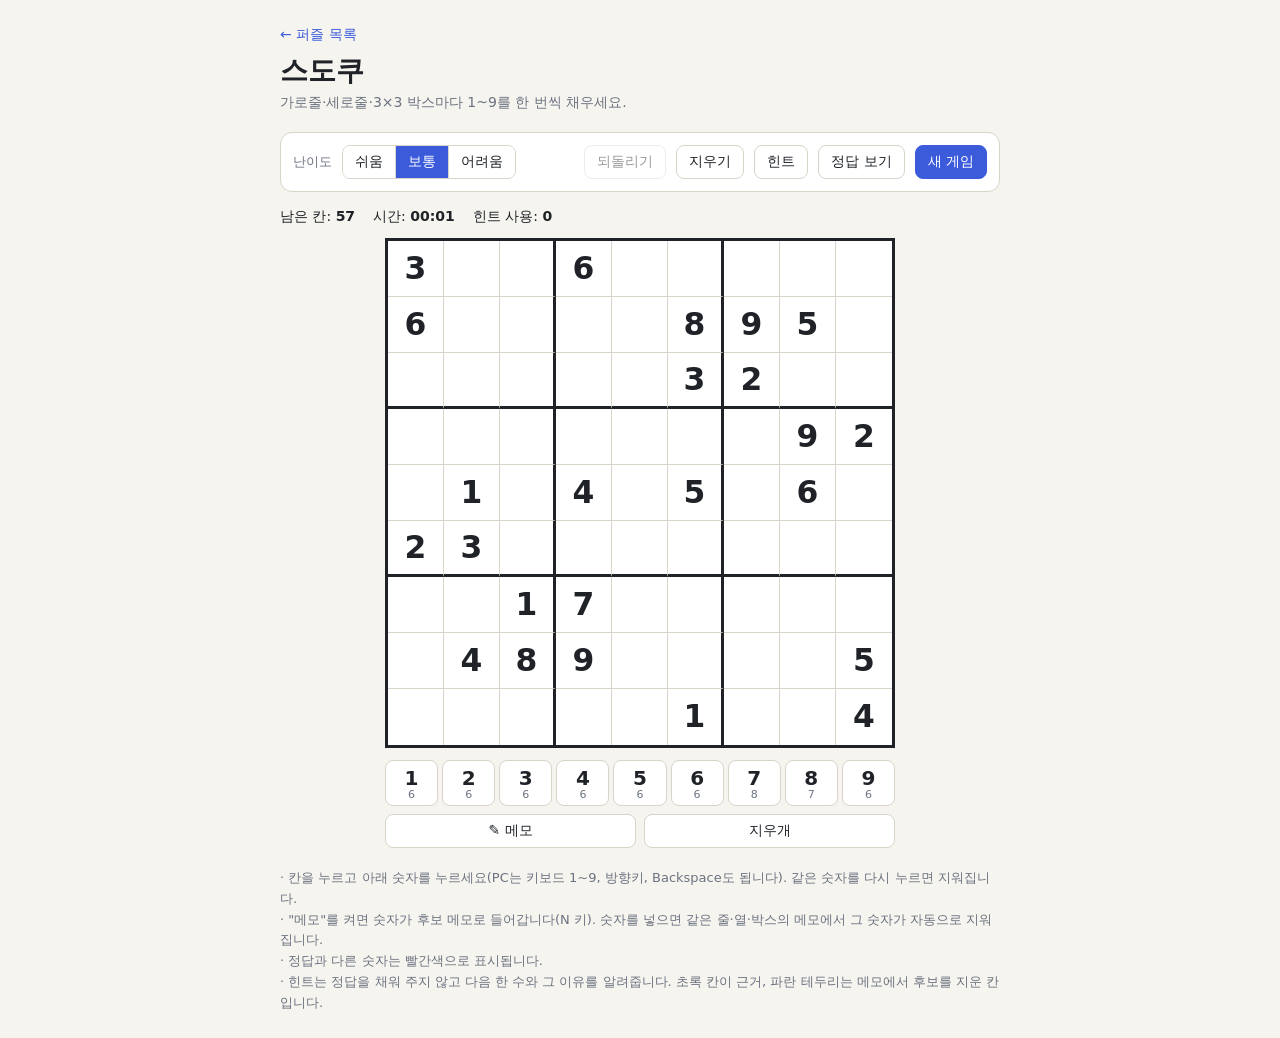
<file: sudoku/index.html>
<!doctype html>
<html lang="ko">
<head>
<meta charset="utf-8">
<meta name="viewport" content="width=device-width, initial-scale=1">
<title>스도쿠</title>
<link rel="stylesheet" href="../common.css">
<style>
  .board {
    display: grid; grid-template-columns: repeat(9, var(--cs));
    width: max-content; margin: 0 auto; border: 3px solid var(--ink); touch-action: manipulation;
  }
  .cell {
    width: var(--cs); height: var(--cs); padding: 0; border-radius: 0; position: relative;
    border: 0; border-right: 1px solid var(--line); border-bottom: 1px solid var(--line);
    background: var(--panel); color: var(--accent); font-size: calc(var(--cs) * 0.56);
    font-variant-numeric: tabular-nums; line-height: 1;
    -webkit-tap-highlight-color: transparent;
  }
  .cell.br { border-right: 3px solid var(--ink); }
  .cell.bb { border-bottom: 3px solid var(--ink); }
  .cell.c8 { border-right: 0; }
  .cell.r8 { border-bottom: 0; }
  .board .cell.peer { background: color-mix(in srgb, var(--sel) 50%, var(--panel)); }
  .board .cell.same { background: color-mix(in srgb, var(--accent) 28%, var(--panel)); }
  .board .cell.sel { background: var(--sel); }
  .board .cell.focus { background: color-mix(in srgb, var(--ok) 22%, var(--panel)); }
  .cell.given { color: var(--ink); font-weight: 700; }
  .cell.bad { color: var(--bad); }
  .board .cell.bad { background: color-mix(in srgb, var(--bad) 14%, var(--panel)); }
  .cell.target { box-shadow: inset 0 0 0 3px var(--ok); }
  .cell.elim { box-shadow: inset 0 0 0 3px var(--accent); }
  .cell.flag { animation: flag 0.5s 3; }
  @keyframes flag { 50% { box-shadow: inset 0 0 0 4px var(--bad); } }
  .memo {
    position: absolute; inset: 2px; display: grid; grid-template-columns: repeat(3, 1fr);
    font-size: calc(var(--cs) * 0.26); color: var(--muted); line-height: 1; align-items: center; justify-items: center;
  }
  .board.locked .cell { cursor: default; }
  .pad {
    display: grid; grid-template-columns: repeat(9, 1fr); gap: 4px;
    width: calc(var(--cs) * 9 + 6px); margin: 12px auto 0;
  }
  .pad button { padding: 6px 0 4px; font-size: 20px; font-weight: 600; line-height: 1.1; touch-action: manipulation; }
  .pad button.used { opacity: .35; }
  .pad button small { display: block; font-size: 11px; font-weight: 400; color: var(--muted); }
  .tools { display: flex; gap: 8px; width: calc(var(--cs) * 9 + 6px); margin: 8px auto 0; }
  .tools button { flex: 1; }
</style>
</head>
<body>
<main>
  <a class="back" href="../">← 퍼즐 목록</a>
  <h1>스도쿠</h1>
  <p class="sub">가로줄·세로줄·3×3 박스마다 1~9를 한 번씩 채우세요.</p>

  <div class="controls">
    <span class="label">난이도</span>
    <div class="seg" id="levels"></div>
    <span class="spacer"></span>
    <button id="undo">되돌리기</button>
    <button id="clear">지우기</button>
    <button id="hint">힌트</button>
    <button id="giveup">정답 보기</button>
    <button class="primary" id="new">새 게임</button>
  </div>

  <div class="status">
    <span>남은 칸: <b id="left"></b></span>
    <span>시간: <b id="time">00:00</b></span>
    <span>힌트 사용: <b id="hints">0</b></span>
  </div>

  <div class="board" id="board"></div>
  <div class="pad" id="pad"></div>
  <div class="tools">
    <button id="memo" title="N 키로도 켜고 끌 수 있어요">✎ 메모</button>
    <button id="erase">지우개</button>
  </div>
  <div class="msg" id="msg"></div>

  <div class="help">
    · 칸을 누르고 아래 숫자를 누르세요(PC는 키보드 1~9, 방향키, Backspace도 됩니다). 같은 숫자를 다시 누르면 지워집니다.<br>
    · "메모"를 켜면 숫자가 후보 메모로 들어갑니다(N 키). 숫자를 넣으면 같은 줄·열·박스의 메모에서 그 숫자가 자동으로 지워집니다.<br>
    · 정답과 다른 숫자는 빨간색으로 표시됩니다.<br>
    · 힌트는 정답을 채워 주지 않고 다음 한 수와 그 이유를 알려줍니다. 초록 칸이 근거, 파란 테두리는 메모에서 후보를 지운 칸입니다.
  </div>
</main>

<script src="sudoku.js"></script>
<script>
const LEVELS = [{ name: '쉬움', v: 1 }, { name: '보통', v: 2 }, { name: '어려움', v: 3 }];
const $ = (id) => document.getElementById(id);
const bit = (d) => 1 << d;
let level = 2, solution, grid, given, memo, elim, history, selected = -1, memoMode = false;
let hintCount, done, timer, start, cells, hintMarks = null;

function tick() {
  const s = Math.floor((Date.now() - start) / 1000);
  $('time').textContent = String(Math.floor(s / 60)).padStart(2, '0') + ':' + String(s % 60).padStart(2, '0');
}
function showMsg(text, kind) {
  const m = $('msg');
  m.textContent = text;
  m.className = 'msg' + (text ? ' show ' + kind : '');
}

// 칸 크기를 화면 폭에 맞춘다(큰 판이 화면 폭을 늘려 놓은 채로 재지 않도록 먼저 줄인다)
function sizeBoard() {
  const board = $('board');
  board.style.setProperty('--cs', '30px');
  document.documentElement.style.setProperty('--cs', '30px');
  const cs = Math.max(30, Math.min(56, Math.floor((Math.min(window.innerWidth, 720) - 32 - 6) / 9)));
  document.documentElement.style.setProperty('--cs', cs + 'px');
  board.style.removeProperty('--cs');
}

function build() {
  const board = $('board');
  board.innerHTML = '';
  cells = [];
  for (let i = 0; i < 81; i++) {
    const r = Math.floor(i / 9), c = i % 9;
    const b = document.createElement('button');
    b.className = 'cell' + (c % 3 === 2 && c < 8 ? ' br' : '') + (r % 3 === 2 && r < 8 ? ' bb' : '') + (c === 8 ? ' c8' : '') + (r === 8 ? ' r8' : '');
    b.onclick = () => { selected = i; render(); };
    board.appendChild(b);
    cells.push(b);
  }
  const pad = $('pad');
  pad.innerHTML = '';
  for (let d = 1; d <= 9; d++) {
    const b = document.createElement('button');
    b.dataset.d = d;
    b.innerHTML = `${d}<small></small>`;
    b.onclick = () => input(d);
    pad.appendChild(b);
  }
}

function newGame() {
  ({ puzzle: grid, solution } = Sudoku.generate(level));
  given = grid.map((v) => v > 0);
  memo = Array(81).fill(0);
  elim = Array(81).fill(0);
  history = []; selected = -1; hintCount = 0; done = false; hintMarks = null;
  $('hints').textContent = 0;
  showMsg('');
  render();
  clearInterval(timer);
  start = Date.now();
  timer = setInterval(tick, 1000);
  tick();
}

function render() {
  const sel = selected >= 0 ? selected : -1;
  const selVal = sel >= 0 ? grid[sel] : 0;
  const peers = new Set(sel >= 0 ? Sudoku.peers(sel) : []);
  const count = Array(10).fill(0);
  for (const v of grid) count[v]++;
  for (let i = 0; i < 81; i++) {
    const b = cells[i], v = grid[i];
    const bad = v && (v !== solution[i] || Sudoku.peers(i).some((j) => grid[j] === v));
    b.classList.toggle('given', given[i]);
    b.classList.toggle('bad', !!bad && !given[i]);
    b.classList.toggle('sel', i === sel);
    b.classList.toggle('peer', peers.has(i));
    b.classList.toggle('same', !!selVal && v === selVal && i !== sel);
    b.classList.toggle('focus', !!hintMarks && hintMarks.focus.has(i));
    b.classList.toggle('target', !!hintMarks && hintMarks.target === i);
    b.classList.toggle('elim', !!hintMarks && hintMarks.elim.has(i));
    if (v) b.textContent = v;
    else if (memo[i]) {
      b.innerHTML = '<div class="memo">' + [1, 2, 3, 4, 5, 6, 7, 8, 9].map((d) => `<span>${memo[i] & bit(d) ? d : ''}</span>`).join('') + '</div>';
    } else b.textContent = '';
  }
  for (const b of $('pad').children) {
    const d = +b.dataset.d, left = 9 - count[d];
    b.querySelector('small').textContent = left;
    // 9개를 다 쓰면 흐리게만 한다(틀린 숫자 때문에 개수가 넘쳐도 정답 칸에 넣을 수 있도록 누를 수는 있게 둔다)
    b.classList.toggle('used', left <= 0);
    b.disabled = done;
  }
  $('left').textContent = count[0];
  $('memo').classList.toggle('on', memoMode);
  $('board').classList.toggle('locked', done);
  for (const id of ['clear', 'hint', 'giveup', 'erase', 'memo']) $(id).disabled = done;
  $('undo').disabled = done || !history.length;
}

const snapshot = () => history.push({ grid: grid.slice(), memo: memo.slice(), elim: elim.slice() });
function editable() { return !done && selected >= 0 && !given[selected]; }

function input(d) {
  if (!editable()) return;
  const i = selected;
  hintMarks = null;
  if (memoMode) {
    if (grid[i]) return;
    snapshot();
    memo[i] ^= bit(d);
  } else {
    snapshot();
    if (grid[i] === d) grid[i] = 0;
    else {
      grid[i] = d;
      memo[i] = 0;
      for (const j of Sudoku.peers(i)) memo[j] &= ~bit(d);
    }
  }
  showMsg('');
  render();
  checkWin();
}

function erase() {
  if (!editable()) return;
  const i = selected;
  if (!grid[i] && !memo[i]) return;
  hintMarks = null;
  snapshot();
  if (grid[i]) grid[i] = 0; else memo[i] = 0;
  showMsg('');
  render();
}

function checkWin() {
  if (!grid.every((v, i) => v === solution[i])) return;
  done = true;
  clearInterval(timer);
  tick();
  const h = hintCount ? ` (힌트 ${hintCount}회)` : '';
  showMsg(`🎉 완성! ${LEVELS.find((l) => l.v === level).name} 스도쿠를 ${$('time').textContent}만에 풀었습니다${h}.`, 'win');
  render();
}

// ---- 힌트 문구 ----
const unitName = (u) => `${u.index + 1}번째 ${u.type === 'row' ? '가로줄' : u.type === 'col' ? '세로줄' : '박스'}`;
function hintText(h) {
  const d = h.digits ? h.digits.join('·') : '';
  switch (h.tech) {
    case 'hidden-single': return `${unitName(h.unit)}에서 ${h.place.digit}이(가) 들어갈 수 있는 칸은 초록 테두리 칸뿐이에요.`;
    case 'naked-single': return `초록 테두리 칸에 들어갈 수 있는 숫자는 ${h.place.digit}뿐이에요. 초록 칸들에 나머지 숫자가 다 있어요.`;
    case 'pointing': return `${unitName(h.unit)}에서 ${d}은(는) 초록 칸들, 즉 ${unitName(h.line)}에만 올 수 있어요. 그래서 그 줄의 다른 칸 메모에서 ${d}을(를) 지웠어요.`;
    case 'box-line': return `${unitName(h.unit)}에서 ${d}은(는) 초록 칸들, 즉 ${unitName(h.line)} 안에만 올 수 있어요. 그래서 그 박스의 다른 칸 메모에서 ${d}을(를) 지웠어요.`;
    case 'naked-pair': case 'naked-triple':
      return `초록 칸들이 ${d}을(를) 나눠 가져요. 그래서 같은 ${unitName(h.unit)}의 다른 칸 메모에서 ${d}을(를) 지웠어요.`;
    case 'hidden-pair': case 'hidden-triple':
      return `${unitName(h.unit)}에서 ${d}은(는) 초록 칸들에만 올 수 있어요. 그래서 초록 칸의 다른 메모를 지웠어요.`;
    case 'x-wing': case 'swordfish': {
      const k = h.tech === 'x-wing' ? 2 : 3, name = h.tech === 'x-wing' ? 'X-Wing' : 'Swordfish';
      const dir = h.line.type === 'col' ? '세로줄' : '가로줄';
      return `${d}이(가) 초록 칸들에서 ${dir} ${k}개에 묶여 있어요(${name}). 그래서 그 ${dir}들의 다른 칸 메모에서 ${d}을(를) 지웠어요.`;
    }
    case 'xy-wing': return `초록 칸 세 개(XY-Wing)에서 어느 경우든 ${d}은(는) 양쪽 날개 중 하나에 들어가요. 그래서 두 날개를 모두 보는 칸 메모에서 ${d}을(를) 지웠어요.`;
    default: return '';
  }
}

$('hint').onclick = () => {
  if (done) return;
  hintCount++;
  $('hints').textContent = hintCount;
  const h = Sudoku.hint(grid, solution, elim);
  hintMarks = null;
  if (h.rule === 'wrong') {
    const i = h.focus[0];
    selected = i;
    cells[i].classList.remove('flag'); void cells[i].offsetWidth; cells[i].classList.add('flag');
    setTimeout(() => cells[i].classList.remove('flag'), 1500);
    showMsg('이 칸의 숫자가 틀렸어요.', 'info');
  } else if (h.rule === 'step' && h.place) {
    hintMarks = { focus: new Set(h.focus), target: h.place.cell, elim: new Set() };
    selected = h.place.cell;
    showMsg(hintText(h), 'info');
  } else if (h.rule === 'step') {
    snapshot();
    const cand = Sudoku.candidates(grid, elim);
    for (const e of h.eliminate) {
      if (!memo[e.cell]) memo[e.cell] = cand[e.cell];
      memo[e.cell] &= ~bit(e.digit);
      elim[e.cell] |= bit(e.digit);
    }
    hintMarks = { focus: new Set(h.focus), target: -1, elim: new Set(h.eliminate.map((e) => e.cell)) };
    showMsg(hintText(h), 'info');
  } else {
    showMsg('여기서 더 찾을 수 있는 힌트가 없어요.', 'info');
  }
  render();
};

$('undo').onclick = () => {
  if (done || !history.length) return;
  ({ grid, memo, elim } = history.pop());
  hintMarks = null;
  showMsg('');
  render();
};

$('clear').onclick = () => {
  if (done) return;
  snapshot();
  grid = grid.map((v, i) => (given[i] ? v : 0));
  memo = Array(81).fill(0);
  elim = Array(81).fill(0);
  hintMarks = null;
  showMsg('');
  render();
};

$('giveup').onclick = () => {
  if (done) return;
  done = true;
  clearInterval(timer);
  grid = solution.slice();
  memo = Array(81).fill(0);
  hintMarks = null;
  render();
  showMsg('정답입니다. "새 게임"을 눌러 다시 도전하세요.', 'info');
};

$('memo').onclick = () => { if (done) return; memoMode = !memoMode; render(); };
$('erase').onclick = erase;
$('new').onclick = newGame;

document.addEventListener('keydown', (e) => {
  if (e.ctrlKey || e.metaKey || e.altKey) return;
  if (e.key >= '1' && e.key <= '9') { input(+e.key); e.preventDefault(); return; }
  if (e.key === 'Backspace' || e.key === 'Delete' || e.key === '0') { erase(); e.preventDefault(); return; }
  if (e.key === 'n' || e.key === 'N') { $('memo').click(); return; }
  const mv = { ArrowUp: -9, ArrowDown: 9, ArrowLeft: -1, ArrowRight: 1 }[e.key];
  if (mv && !done) {
    e.preventDefault();
    if (selected < 0) selected = 0;
    else {
      const r = Math.floor(selected / 9), c = selected % 9;
      const nr = (r + (mv === 9 ? 1 : mv === -9 ? -1 : 0) + 9) % 9, nc = (c + (mv === 1 ? 1 : mv === -1 ? -1 : 0) + 9) % 9;
      selected = nr * 9 + nc;
    }
    render();
  }
});

LEVELS.forEach((l) => {
  const b = document.createElement('button');
  b.textContent = l.name;
  b.dataset.v = l.v;
  b.onclick = () => { level = l.v; refreshSeg(); newGame(); };
  $('levels').appendChild(b);
});
function refreshSeg() { for (const b of $('levels').children) b.classList.toggle('on', +b.dataset.v === level); }
refreshSeg();
sizeBoard();
addEventListener('resize', sizeBoard); // 화면을 돌리거나 창 크기를 바꾸면 칸 크기를 다시 맞춘다
build();
newGame();
</script>
</body>
</html>
</file>
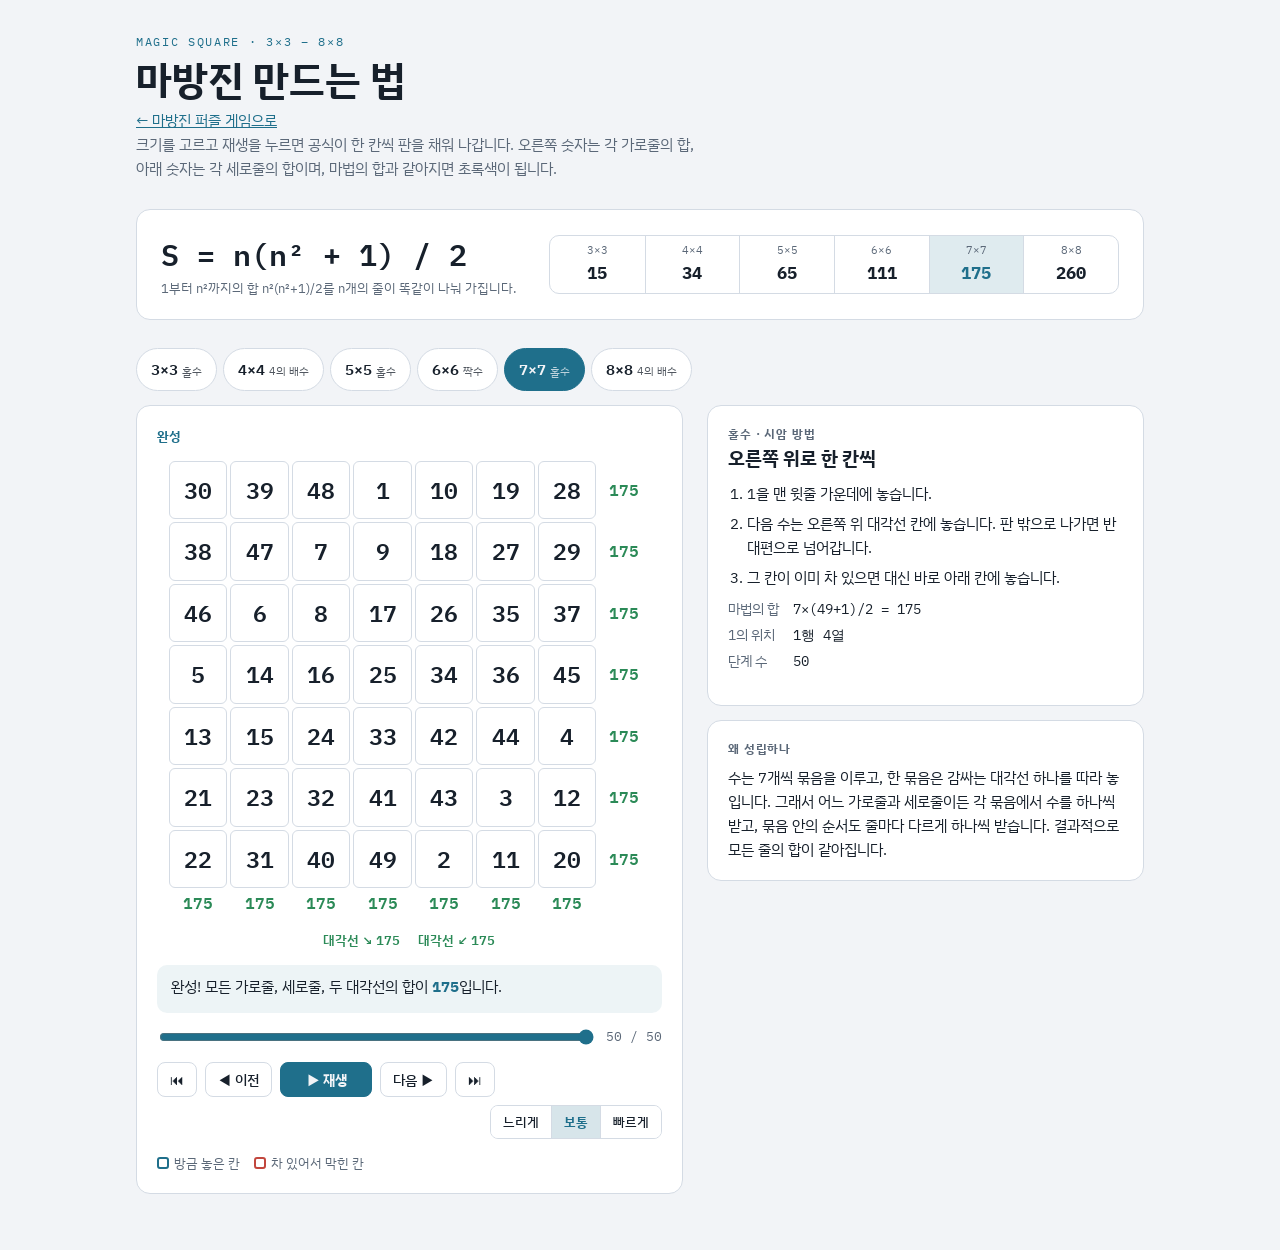
<file: guide.html>
<!doctype html>
<html lang="ko">
<head>
<meta charset="utf-8">
<meta name="viewport" content="width=device-width, initial-scale=1, viewport-fit=cover">
<title>마방진 만드는 법</title>
<link rel="preconnect" href="https://fonts.googleapis.com">
<link rel="preconnect" href="https://fonts.gstatic.com" crossorigin>
<link rel="stylesheet" href="https://fonts.googleapis.com/css2?family=IBM+Plex+Mono:wght@500;600&family=IBM+Plex+Sans+KR:wght@400;500;700&display=swap">
<style>
/* Layout: 상단 공식 띠 → 왼쪽 애니메이션 판 + 오른쪽 방법 설명 (좁으면 한 열) */
:root {
  --bg: #f2f4f7;
  --surface: #ffffff;
  --ink: #17202b;
  --muted: #5b6878;
  --line: #d4dbe4;
  --accent: #1f6f8b;
  --mark: #e39a2d;
  --ok: #2b8a57;
  --bad: #c2473e;
  --font-body: "IBM Plex Sans KR", "Malgun Gothic", system-ui, sans-serif;
  --font-num: "IBM Plex Mono", ui-monospace, "Consolas", monospace;
}
@media (prefers-color-scheme: dark) {
  :root:not([data-theme="light"]) {
    --bg: #0f141a; --surface: #172029; --ink: #e5ecf3; --muted: #93a2b3;
    --line: #2a3644; --accent: #5cb3d0; --mark: #f0b24f; --ok: #5cc28c; --bad: #ef7d72;
    color-scheme: dark;
  }
}
:root[data-theme="dark"] {
  --bg: #0f141a; --surface: #172029; --ink: #e5ecf3; --muted: #93a2b3;
  --line: #2a3644; --accent: #5cb3d0; --mark: #f0b24f; --ok: #5cc28c; --bad: #ef7d72;
  color-scheme: dark;
}
* { box-sizing: border-box; }
body { margin: 0; }
body {
  background: var(--bg); color: var(--ink); font-family: var(--font-body);
  font-size: 15px; line-height: 1.6;
}
.wrap {
  max-width: 1040px; margin: 0 auto;
  padding-block: 32px 56px;
  padding-left: max(16px, env(safe-area-inset-left, 0px));
  padding-right: max(16px, env(safe-area-inset-right, 0px));
  display: grid; gap: 28px;
}
.eyebrow {
  margin: 0; font-family: var(--font-num); font-size: 12px; letter-spacing: .14em;
  color: var(--accent); text-transform: uppercase;
}
h1 { margin: 4px 0 6px; font-size: clamp(28px, 5vw, 40px); line-height: 1.2; text-wrap: balance; }
h2 { margin: 0; font-size: 19px; text-wrap: balance; }
.lede { margin: 0; color: var(--muted); max-width: 62ch; }

/* 마법의 합 */
.constant {
  display: grid; grid-template-columns: auto 1fr; gap: 12px 32px; align-items: center;
  background: var(--surface); border: 1px solid var(--line); border-radius: 14px; padding: 20px 24px;
}
.formula { font-family: var(--font-num); font-size: clamp(22px, 4vw, 30px); font-weight: 600; white-space: nowrap; }
.formula small { display: block; font-family: var(--font-body); font-size: 13px; font-weight: 400; color: var(--muted); white-space: normal; }
.ctable { display: grid; grid-template-columns: repeat(6, minmax(0, 1fr)); border: 1px solid var(--line); border-radius: 10px; overflow: hidden; }
.ctable div { text-align: center; padding: 6px 4px; font-family: var(--font-num); font-variant-numeric: tabular-nums; border-left: 1px solid var(--line); }
.ctable div:first-child { border-left: 0; }
.ctable span { display: block; font-size: 11px; color: var(--muted); }
.ctable b { font-size: 17px; }
.ctable .cur { background: color-mix(in srgb, var(--accent) 14%, transparent); }
.ctable .cur b { color: var(--accent); }

/* 크기 탭 */
.sizes { display: flex; flex-wrap: wrap; gap: 6px; }
.sizes button {
  font: 600 15px var(--font-num); padding: 8px 14px; border-radius: 999px; cursor: pointer;
  background: var(--surface); color: var(--ink); border: 1px solid var(--line);
}
.sizes button[aria-selected="true"] { background: var(--accent); border-color: var(--accent); color: var(--bg); }
.sizes .kind { font: 400 11px var(--font-body); opacity: .75; margin-left: 4px; }

.layout { display: grid; grid-template-columns: minmax(0, 1.25fr) minmax(0, 1fr); gap: 24px; align-items: start; margin-top: 14px; }
.stage-card { background: var(--surface); border: 1px solid var(--line); border-radius: 14px; padding: 20px; display: grid; gap: 14px; min-width: 0; }
.phase { font-size: 13px; font-weight: 700; color: var(--accent); min-height: 1.6em; }

/* 판 */
.board-wrap { width: min(100%, 480px); margin: 0 auto; container-type: inline-size; }
.board {
  display: grid; gap: 3px;
  grid-template-columns: repeat(var(--n), minmax(0, 1fr)) minmax(0, .85fr);
}
.cell {
  aspect-ratio: 1; display: grid; place-items: center; border-radius: 6px;
  border: 1.5px solid var(--line); background: var(--surface);
  font-family: var(--font-num); font-weight: 600; font-variant-numeric: tabular-nums;
  font-size: calc(100cqw / (var(--n) + 1) * .38); position: relative;
}
.cell.z-diag { background: color-mix(in srgb, var(--mark) 13%, var(--surface)); }
.cell.q1 { background: color-mix(in srgb, var(--accent) 9%, var(--surface)); }
.cell.q2 { background: color-mix(in srgb, var(--accent) 18%, var(--surface)); }
.cell.q3 { background: color-mix(in srgb, var(--accent) 27%, var(--surface)); }
.cell.h-new { border-color: var(--accent); box-shadow: 0 0 0 2px var(--accent) inset; animation: pop .35s ease-out; }
.cell.h-mark { border-color: var(--mark); box-shadow: 0 0 0 2px var(--mark) inset; }
.cell.h-flip { border-color: var(--mark); color: var(--mark); box-shadow: 0 0 0 2px var(--mark) inset; animation: pop .35s ease-out; }
.cell.h-blocked { border-color: var(--bad); box-shadow: 0 0 0 2px var(--bad) inset; }
.cell.h-blocked::after {
  content: "×"; position: absolute; top: 1px; right: 4px; font-size: .55em; color: var(--bad);
}
@keyframes pop { from { transform: scale(.72); } to { transform: scale(1); } }
.sum {
  display: grid; place-items: center; font-family: var(--font-num); font-variant-numeric: tabular-nums;
  font-size: calc(100cqw / (var(--n) + 1) * .26); color: var(--muted);
}
.sum.ok { color: var(--ok); font-weight: 600; }
.sum.off { color: var(--bad); font-weight: 600; }
.diag { display: flex; justify-content: center; gap: 18px; font-size: 13px; color: var(--muted); font-variant-numeric: tabular-nums; }
.diag .ok { color: var(--ok); font-weight: 600; }
.diag .off { color: var(--bad); font-weight: 600; }

.caption {
  margin: 0; min-height: 3.2em; padding: 10px 14px; border-radius: 10px;
  background: color-mix(in srgb, var(--accent) 8%, transparent);
}
.caption b { font-family: var(--font-num); color: var(--accent); }

/* 컨트롤 */
.controls { display: flex; flex-wrap: wrap; gap: 8px; align-items: center; }
.controls button, .speed button {
  font: 500 14px var(--font-body); padding: 7px 12px; border-radius: 8px; cursor: pointer;
  background: var(--surface); color: var(--ink); border: 1px solid var(--line);
}
.controls button:hover, .speed button:hover { border-color: var(--accent); }
.controls .play { background: var(--accent); border-color: var(--accent); color: var(--bg); min-width: 92px; font-weight: 700; }
.speed { display: flex; margin-left: auto; border: 1px solid var(--line); border-radius: 8px; overflow: hidden; }
.speed button { border: 0; border-radius: 0; border-left: 1px solid var(--line); font-size: 13px; }
.speed button:first-child { border-left: 0; }
.speed button[aria-pressed="true"] { background: color-mix(in srgb, var(--accent) 18%, var(--surface)); color: var(--accent); font-weight: 700; }
.scrub { display: flex; gap: 10px; align-items: center; font-family: var(--font-num); font-size: 13px; color: var(--muted); font-variant-numeric: tabular-nums; }
.scrub input { flex: 1; accent-color: var(--accent); min-width: 0; }
button:focus-visible, input:focus-visible { outline: 2px solid var(--accent); outline-offset: 2px; }

/* 방법 설명 */
.method { display: grid; gap: 14px; min-width: 0; }
.method .card { background: var(--surface); border: 1px solid var(--line); border-radius: 14px; padding: 18px 20px; }
.method ol, .method ul { margin: 8px 0 0; padding-left: 1.3em; display: grid; gap: 6px; }
.method p { margin: 8px 0 0; }
.method code { font-family: var(--font-num); font-size: .92em; background: color-mix(in srgb, var(--accent) 10%, transparent); padding: 1px 5px; border-radius: 4px; }
.label { font-size: 12px; letter-spacing: .08em; color: var(--muted); font-weight: 700; }
.facts { display: grid; grid-template-columns: auto 1fr; gap: 4px 14px; margin-top: 8px; font-size: 14px; }
.facts dt { color: var(--muted); }
.facts dd { margin: 0; font-family: var(--font-num); font-variant-numeric: tabular-nums; }
.legend { display: flex; flex-wrap: wrap; gap: 8px 14px; font-size: 12.5px; color: var(--muted); }
.legend i { display: inline-block; width: 12px; height: 12px; border-radius: 3px; vertical-align: -1px; margin-right: 5px; border: 2px solid; }

@media (max-width: 760px) {
  .layout { grid-template-columns: minmax(0, 1fr); }
  .constant { grid-template-columns: minmax(0, 1fr); }
  .speed { margin-left: 0; }
}
@media (prefers-reduced-motion: reduce) {
  .cell.h-new, .cell.h-flip { animation: none; }
}
</style>
</head>
<body>

<main class="wrap">
  <header>
    <p class="eyebrow">Magic Square · 3×3 – 8×8</p>
    <h1>마방진 만드는 법</h1>
    <p class="lede"><a href="index.html" style="color:var(--accent)">← 마방진 퍼즐 게임으로</a><br>크기를 고르고 재생을 누르면 공식이 한 칸씩 판을 채워 나갑니다. 오른쪽 숫자는 각 가로줄의 합, 아래 숫자는 각 세로줄의 합이며, 마법의 합과 같아지면 초록색이 됩니다.</p>
  </header>

  <section class="constant" aria-label="마법의 합">
    <div class="formula">S = n(n² + 1) / 2
      <small>1부터 n²까지의 합 n²(n²+1)/2를 n개의 줄이 똑같이 나눠 가집니다.</small>
    </div>
    <div class="ctable" id="ctable"></div>
  </section>

  <section>
    <div class="sizes" role="tablist" id="sizes" aria-label="마방진 크기"></div>
    <div class="layout">
      <div class="stage-card">
        <div class="phase" id="phase"></div>
        <div class="board-wrap"><div class="board" id="board"></div></div>
        <div class="diag" id="diag"></div>
        <p class="caption" id="caption" aria-live="polite"></p>
        <div class="scrub">
          <input type="range" id="scrub" min="0" value="0" aria-label="단계 이동">
          <span id="count"></span>
        </div>
        <div class="controls">
          <button id="first" title="처음으로">⏮</button>
          <button id="prev" title="이전 단계 (←)">◀ 이전</button>
          <button id="play" class="play">▶ 재생</button>
          <button id="next" title="다음 단계 (→)">다음 ▶</button>
          <button id="last" title="끝으로">⏭</button>
          <div class="speed" id="speed">
            <button data-ms="1100">느리게</button>
            <button data-ms="550" aria-pressed="true">보통</button>
            <button data-ms="180">빠르게</button>
          </div>
        </div>
        <div class="legend" id="legend"></div>
      </div>
      <aside class="method" id="method"></aside>
    </div>
  </section>
</main>

<script>
const SIZES = [3, 4, 5, 6, 7, 8];
const S = (n) => n * (n * n + 1) / 2;
const kindOf = (n) => n % 2 ? 'odd' : n % 4 === 0 ? 'de' : 'se';
const KIND_LABEL = { odd: '홀수', de: '4의 배수', se: '짝수' };

let n = 7, data, idx = 0, timer = null, speed = 550;

const blank = (n) => Array.from({ length: n }, () => Array(n).fill(0));
const snap = (g) => g.map((r) => r.slice());

/* ---------- 홀수: 시암 방법 (r0, c0 위치의 m×m 영역에 채움) ---------- */
function fillOdd(g, m, r0, c0, steps, phase) {
  let i = 0, j = (m - 1) / 2;
  g[r0 + i][c0 + j] = 1;
  steps.push({ g: snap(g), hl: [[r0 + i, c0 + j, 'new']], phase,
    cap: `<b>1</b> 맨 윗줄 가운데 칸에서 시작합니다.` });
  for (let v = 2; v <= m * m; v++) {
    const ti = i - 1, tj = j + 1;
    const ni = (ti + m) % m, nj = tj % m;
    const hl = [];
    let cap;
    if (g[r0 + ni][c0 + nj]) {
      hl.push([r0 + ni, c0 + nj, 'blocked']);
      cap = `<b>${v}</b> 오른쪽 위 칸은 이미 차 있습니다(${g[r0 + ni][c0 + nj]}). 그래서 ${v - 1}의 바로 아래 칸에 놓습니다.`;
      i = (i + 1) % m;
    } else {
      cap = `<b>${v}</b> ${v - 1}의 오른쪽 위 칸에 놓습니다.`;
      if (ti < 0) cap += ' 판 위로 나가므로 맨 아래 줄로 넘어갑니다.';
      else if (tj >= m) cap += ' 판 오른쪽으로 나가므로 맨 왼쪽 열로 넘어갑니다.';
      i = ni; j = nj;
    }
    g[r0 + i][c0 + j] = v;
    hl.push([r0 + i, c0 + j, 'new']);
    steps.push({ g: snap(g), hl, phase, cap });
  }
}

function finish(g, steps) {
  steps.push({ g: snap(g), hl: [], phase: '완성', zone: true,
    cap: `완성! 모든 가로줄, 세로줄, 두 대각선의 합이 <b>${S(g.length)}</b>입니다.` });
}

function buildOdd(n) {
  const g = blank(n), steps = [];
  fillOdd(g, n, 0, 0, steps, '시암 방법 · 오른쪽 위로 한 칸씩');
  finish(g, steps);
  return { steps, zone: () => '' };
}

/* ---------- 4의 배수: 대각선 뒤집기 ---------- */
function buildDE(n) {
  const g = blank(n), steps = [], N = n * n + 1;
  const flip = (i, j) => i % 4 === j % 4 || (i % 4) + (j % 4) === 3;
  for (let i = 0; i < n; i++) {
    const hl = [];
    for (let j = 0; j < n; j++) { g[i][j] = i * n + j + 1; hl.push([i, j, 'new']); }
    steps.push({ g: snap(g), hl, phase: '1단계 · 1부터 차례로 채우기',
      cap: `<b>${i + 1}행</b> ${i * n + 1}부터 ${i * n + n}까지 왼쪽에서 오른쪽으로 씁니다.` });
  }
  const marks = [];
  for (let i = 0; i < n; i++) for (let j = 0; j < n; j++) if (flip(i, j)) marks.push([i, j, 'mark']);
  steps.push({ g: snap(g), hl: marks, phase: '2단계 · 뒤집을 칸 찾기', zone: true,
    cap: `판을 4×4 블록으로 나누면 블록마다 대각선이 두 개 있습니다. 표시된 <b>${marks.length}</b>칸(전체의 절반)을 뒤집습니다.` });
  for (let i = 0; i < n; i++) {
    const hl = [], ch = [];
    for (let j = 0; j < n; j++) if (flip(i, j)) {
      const old = g[i][j]; g[i][j] = N - old;
      hl.push([i, j, 'flip']); ch.push(`${old}→${g[i][j]}`);
    }
    steps.push({ g: snap(g), hl, phase: `3단계 · 뒤집기 (v → ${N} − v)`, zone: true,
      cap: `<b>${i + 1}행</b> ${ch.join(', ')}` });
  }
  finish(g, steps);
  return { steps, zone: (i, j) => flip(i, j) ? 'z-diag' : '' };
}

/* ---------- 4로 나누면 2가 남는 짝수: 스트레이치 방법 ---------- */
function buildSE(n) {
  const m = n / 2, m2 = m * m, k = (n - 2) / 4, g = blank(n), steps = [];
  fillOdd(g, m, 0, 0, steps, `1단계 · ${m}×${m} 마방진 A 만들기 (시암 방법)`);
  const quads = [
    [m, m, m2, '오른쪽 아래'],
    [0, m, 2 * m2, '오른쪽 위'],
    [m, 0, 3 * m2, '왼쪽 아래'],
  ];
  quads.forEach(([r0, c0, add, name], q) => {
    const hl = [];
    for (let i = 0; i < m; i++) for (let j = 0; j < m; j++) {
      g[r0 + i][c0 + j] = g[i][j] + add; hl.push([r0 + i, c0 + j, 'new']);
    }
    let cap = `<b>${name}</b> A의 모든 수에 +${add} → ${add + 1}~${add + m2}`;
    if (q === 2) cap += '. 이제 세로줄 합은 모두 맞지만 가로줄과 대각선은 아직 다릅니다.';
    steps.push({ g: snap(g), hl, phase: '2단계 · 나머지 사분면 채우기', cap });
  });
  const colsOf = (i) => {
    const cols = [];
    for (let c = 0; c < k; c++) cols.push(i === k ? c + 1 : c);
    for (let c = n - k + 1; c < n; c++) cols.push(c);
    return cols;
  };
  const marks = [];
  for (let i = 0; i < m; i++) for (const j of colsOf(i)) marks.push([i, j, 'mark'], [i + m, j, 'mark']);
  steps.push({ g: snap(g), hl: marks, phase: '3단계 · 맞바꿀 칸 찾기',
    cap: `k = (n − 2) / 4 = <b>${k}</b>. 왼쪽 ${k}개 열의 위·아래 값을 맞바꿉니다. 단, 가운데 행은 한 칸 오른쪽 열을 바꿉니다.` +
      (k > 1 ? ` 오른쪽 ${k - 1}개 열도 맞바꿉니다.` : ' (n = 6이면 오른쪽에서 바꿀 열은 0개)') });
  for (let i = 0; i < m; i++) {
    const hl = [], ch = [];
    for (const j of colsOf(i)) {
      [g[i][j], g[i + m][j]] = [g[i + m][j], g[i][j]];
      hl.push([i, j, 'flip'], [i + m, j, 'flip']); ch.push(`${g[i + m][j]}↔${g[i][j]}`);
    }
    steps.push({ g: snap(g), hl, phase: '4단계 · 위·아래 맞바꾸기',
      cap: `<b>${i + 1}행 ↔ ${i + m + 1}행</b> ${ch.join(', ')}` + (i === k ? ' (가운데 행이라 한 칸 오른쪽 열)' : '') });
  }
  finish(g, steps);
  return { steps, zone: (i, j) => 'q' + ((i < m ? 0 : 2) + (j < m ? 0 : 1)) };
}

/* ---------- 설명 패널 ---------- */
function methodHTML(n) {
  const N = n * n + 1, kind = kindOf(n);
  const pos = (() => {
    const g = data.steps[data.steps.length - 1].g;
    for (let i = 0; i < n; i++) for (let j = 0; j < n; j++) if (g[i][j] === 1) return `${i + 1}행 ${j + 1}열`;
  })();
  const facts = `<dl class="facts">
      <dt>마법의 합</dt><dd>${n}×(${n * n}+1)/2 = ${S(n)}</dd>
      <dt>1의 위치</dt><dd>${pos}</dd>
      <dt>단계 수</dt><dd>${data.steps.length}</dd></dl>`;
  if (kind === 'odd') return `
    <div class="card"><div class="label">홀수 · 시암 방법</div><h2>오른쪽 위로 한 칸씩</h2>
      <ol>
        <li>1을 맨 윗줄 가운데에 놓습니다.</li>
        <li>다음 수는 오른쪽 위 대각선 칸에 놓습니다. 판 밖으로 나가면 반대편으로 넘어갑니다.</li>
        <li>그 칸이 이미 차 있으면 대신 바로 아래 칸에 놓습니다.</li>
      </ol>${facts}</div>
    <div class="card"><div class="label">왜 성립하나</div>
      <p>수는 ${n}개씩 묶음을 이루고, 한 묶음은 감싸는 대각선 하나를 따라 놓입니다. 그래서 어느 가로줄과 세로줄이든 각 묶음에서 수를 하나씩 받고, 묶음 안의 순서도 줄마다 다르게 하나씩 받습니다. 결과적으로 모든 줄의 합이 같아집니다.</p></div>`;
  if (kind === 'de') return `
    <div class="card"><div class="label">4의 배수 · 대각선 뒤집기</div><h2>순서대로 쓰고, 절반을 뒤집기</h2>
      <ol>
        <li>1부터 ${n * n}까지 왼쪽 위부터 차례로 씁니다: <code>v = i·${n} + j + 1</code></li>
        <li>4×4 블록마다 두 대각선 위의 칸을 찾습니다. 0부터 센 위치로 <code>i mod 4 = j mod 4</code> 또는 <code>i mod 4 + j mod 4 = 3</code>입니다.</li>
        <li>그 칸만 <code>${N} − v</code>로 바꿉니다.</li>
      </ol>${facts}</div>
    <div class="card"><div class="label">왜 성립하나</div>
      <p>어느 줄이든 뒤집는 칸이 정확히 절반이고, 판의 중심을 기준으로 대칭으로 놓여 있습니다. 뒤집어서 늘어난 만큼과 줄어든 만큼이 서로 상쇄되어 모든 줄의 합이 ${S(n)}이 됩니다. 처음 왼쪽 위에 있던 1은 ${n * n}으로 바뀌고, 오른쪽 아래의 ${n * n}이 1이 됩니다.</p></div>`;
  const m = n / 2;
  return `
    <div class="card"><div class="label">4로 나누면 2가 남는 짝수 · 스트레이치 방법</div><h2>작은 마방진 4개를 조립하기</h2>
      <ol>
        <li>m = ${n}/2 = ${m}. ${m}×${m} 마방진 A를 시암 방법으로 만듭니다.</li>
        <li>사분면에 배치합니다. 왼쪽 위 A, 오른쪽 아래 A+${m * m}, 오른쪽 위 A+${2 * m * m}, 왼쪽 아래 A+${3 * m * m}.</li>
        <li>k = (n−2)/4 = ${(n - 2) / 4}. 왼쪽 k개 열의 위·아래 값을 맞바꿉니다(가운데 행은 한 칸 오른쪽 열). 오른쪽 k−1개 열도 맞바꿉니다.</li>
      </ol>${facts}</div>
    <div class="card"><div class="label">왜 성립하나</div>
      <p>사분면을 배치한 직후에는 세로줄 합이 모두 ${S(n)}이지만, 윗줄은 너무 작고 아랫줄은 너무 큽니다. 위·아래 값을 맞바꾸면 세로줄 합은 그대로이고, 윗줄과 아랫줄의 차이만 메워집니다. 가운데 행을 한 칸 밀어서 바꾸는 이유는 대각선까지 맞추기 위해서입니다.</p></div>`;
}

function legendHTML(kind) {
  const items = [['var(--accent)', '방금 놓은 칸']];
  if (kind === 'odd' || kind === 'se') items.push(['var(--bad)', '차 있어서 막힌 칸']);
  if (kind === 'de') items.push(['var(--mark)', '뒤집는 칸']);
  if (kind === 'se') items.push(['var(--mark)', '맞바꾸는 칸']);
  return items.map(([c, t]) => `<span><i style="border-color:${c}"></i>${t}</span>`).join('');
}

/* ---------- 렌더링 ---------- */
const $ = (id) => document.getElementById(id);

function render() {
  const st = data.steps[idx], g = st.g, target = S(n);
  const hl = new Map(st.hl.map(([i, j, c]) => [i + ',' + j, c]));
  const board = $('board');
  board.style.setProperty('--n', n);
  const sumCell = (vals) => {
    const full = vals.every(Boolean), s = vals.reduce((a, b) => a + b, 0);
    const cls = full ? (s === target ? ' ok' : ' off') : '';
    return `<div class="sum${cls}">${s || ''}</div>`;
  };
  let html = '';
  for (let i = 0; i < n; i++) {
    for (let j = 0; j < n; j++) {
      const z = (st.zone || kindOf(n) === 'se') ? data.zone(i, j) : '';
      const h = hl.get(i + ',' + j);
      html += `<div class="cell ${z}${h ? ' h-' + h : ''}">${g[i][j] || ''}</div>`;
    }
    html += sumCell(g[i]);
  }
  for (let j = 0; j < n; j++) html += sumCell(g.map((r) => r[j]));
  html += '<div></div>';
  board.innerHTML = html;

  const d1 = g.map((r, i) => r[i]), d2 = g.map((r, i) => r[n - 1 - i]);
  const dspan = (label, vals) => {
    const full = vals.every(Boolean), s = vals.reduce((a, b) => a + b, 0);
    return `<span class="${full ? (s === target ? 'ok' : 'off') : ''}">${label} ${s || '–'}</span>`;
  };
  $('diag').innerHTML = dspan('대각선 ↘', d1) + dspan('대각선 ↙', d2);
  $('phase').textContent = st.phase;
  $('caption').innerHTML = st.cap;
  $('scrub').value = idx;
  $('count').textContent = `${idx + 1} / ${data.steps.length}`;
}

function setSize(size, atEnd) {
  stop();
  n = size;
  const kind = kindOf(n);
  data = kind === 'odd' ? buildOdd(n) : kind === 'de' ? buildDE(n) : buildSE(n);
  idx = atEnd ? data.steps.length - 1 : 0;
  $('scrub').max = data.steps.length - 1;
  for (const b of $('sizes').children) b.setAttribute('aria-selected', +b.dataset.n === n);
  for (const c of $('ctable').children) c.classList.toggle('cur', +c.dataset.n === n);
  $('method').innerHTML = methodHTML(n);
  $('legend').innerHTML = legendHTML(kind);
  render();
}

function go(i) { idx = Math.max(0, Math.min(data.steps.length - 1, i)); render(); }
function stop() { clearInterval(timer); timer = null; $('play').textContent = '▶ 재생'; }
function play() {
  if (idx >= data.steps.length - 1) go(0);
  $('play').textContent = '❚❚ 멈춤';
  clearInterval(timer);
  timer = setInterval(() => {
    if (idx >= data.steps.length - 1) return stop();
    go(idx + 1);
  }, speed);
}

/* ---------- 초기화 ---------- */
$('ctable').innerHTML = SIZES.map((s) => `<div data-n="${s}"><span>${s}×${s}</span><b>${S(s)}</b></div>`).join('');
$('sizes').innerHTML = SIZES.map((s) =>
  `<button role="tab" data-n="${s}" id="size-${s}">${s}×${s}<span class="kind">${KIND_LABEL[kindOf(s)]}</span></button>`).join('');
$('sizes').addEventListener('click', (e) => {
  const b = e.target.closest('button'); if (b) setSize(+b.dataset.n, false);
});
$('first').onclick = () => { stop(); go(0); };
$('prev').onclick = () => { stop(); go(idx - 1); };
$('next').onclick = () => { stop(); go(idx + 1); };
$('last').onclick = () => { stop(); go(data.steps.length - 1); };
$('play').onclick = () => (timer ? stop() : play());
$('scrub').oninput = (e) => { stop(); go(+e.target.value); };
$('speed').addEventListener('click', (e) => {
  const b = e.target.closest('button'); if (!b) return;
  speed = +b.dataset.ms;
  for (const x of $('speed').children) x.setAttribute('aria-pressed', x === b);
  if (timer) play();
});
document.addEventListener('keydown', (e) => {
  if (e.target.closest('button, input')) return;
  if (e.key === 'ArrowRight') { stop(); go(idx + 1); }
  else if (e.key === 'ArrowLeft') { stop(); go(idx - 1); }
  else if (e.key === ' ') { e.preventDefault(); timer ? stop() : play(); }
});

setSize(7, true);
</script>
</body>
</html>
</file>
<file: common.css>
/* 퍼즐 모음 공통 스타일: 색 토큰(라이트/다크), 바탕, 버튼, 조작줄, 상태줄, 메시지 */
:root {
  --bg: #f6f4ef; --panel: #ffffff; --ink: #1f2328; --muted: #6b7280;
  --line: #d8d4ca; --given: #ece8de; --accent: #3b5bdb; --ok: #2f9e44;
  --bad: #e03131; --sel: #dbe4ff;
}
@media (prefers-color-scheme: dark) {
  :root {
    --bg: #16181d; --panel: #1f2229; --ink: #e9ecef; --muted: #9aa1ab;
    --line: #343a46; --given: #2a2e37; --accent: #748ffc; --ok: #51cf66;
    --bad: #ff6b6b; --sel: #2b3558;
  }
}
* { box-sizing: border-box; }
body {
  margin: 0; background: var(--bg); color: var(--ink);
  font-family: system-ui, -apple-system, "Segoe UI", "Malgun Gothic", sans-serif;
  display: flex; justify-content: center; padding: 24px 16px;
}
main { width: 100%; max-width: 720px; }
h1 { margin: 0 0 4px; font-size: 28px; }
.sub { color: var(--muted); margin: 0 0 20px; font-size: 14px; }
.back { display: inline-block; margin-bottom: 8px; font-size: 14px; color: var(--accent); text-decoration: none; }
.controls {
  display: flex; flex-wrap: wrap; gap: 10px; align-items: center;
  background: var(--panel); border: 1px solid var(--line); border-radius: 12px;
  padding: 12px; margin-bottom: 16px;
}
.seg { display: flex; border: 1px solid var(--line); border-radius: 8px; overflow: hidden; }
.seg button { border: 0; border-radius: 0; border-right: 1px solid var(--line); }
.seg button:last-child { border-right: 0; }
@media (max-width: 360px) { .seg button { padding: 7px 8px; } } /* 좁은 휴대폰에서 크기 버튼 6개가 한 줄에 들어가게 */
button {
  font: inherit; font-size: 14px; padding: 7px 12px; cursor: pointer;
  background: var(--panel); color: var(--ink); border: 1px solid var(--line); border-radius: 8px;
}
button:hover { background: var(--given); }
button.on { background: var(--accent); color: #fff; }
button.primary { background: var(--accent); color: #fff; border-color: var(--accent); }
button:disabled { opacity: .45; cursor: default; }
.label { font-size: 13px; color: var(--muted); }
.spacer { flex: 1; }
.status { display: flex; gap: 18px; font-size: 14px; margin-bottom: 12px; flex-wrap: wrap; }
.status b { font-variant-numeric: tabular-nums; }
.msg {
  margin-top: 16px; padding: 14px; border-radius: 10px; text-align: center;
  font-weight: 600; display: none;
}
.msg.show { display: block; }
.msg.win { background: color-mix(in srgb, var(--ok) 18%, transparent); color: var(--ok); }
.msg.info { background: color-mix(in srgb, var(--accent) 14%, transparent); color: var(--accent); }
.help { margin-top: 20px; font-size: 13px; color: var(--muted); line-height: 1.6; }
</file>
